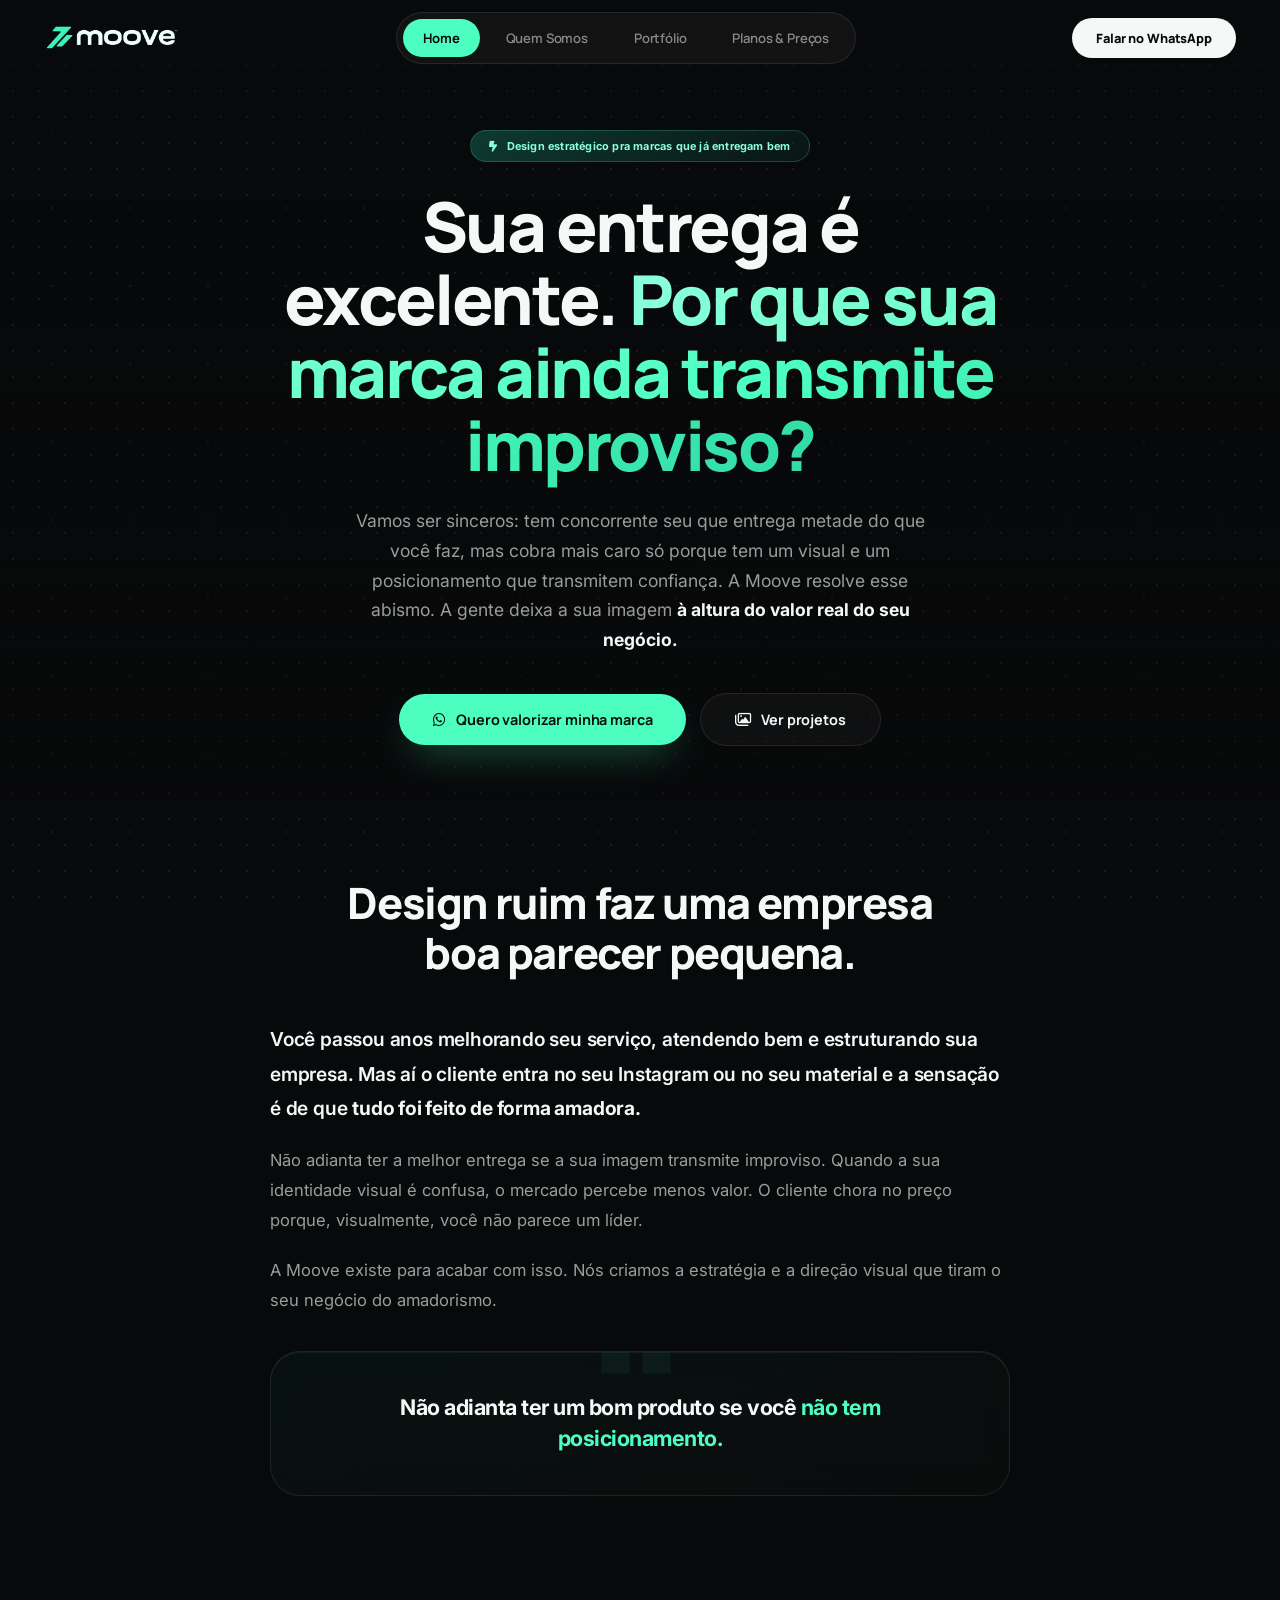
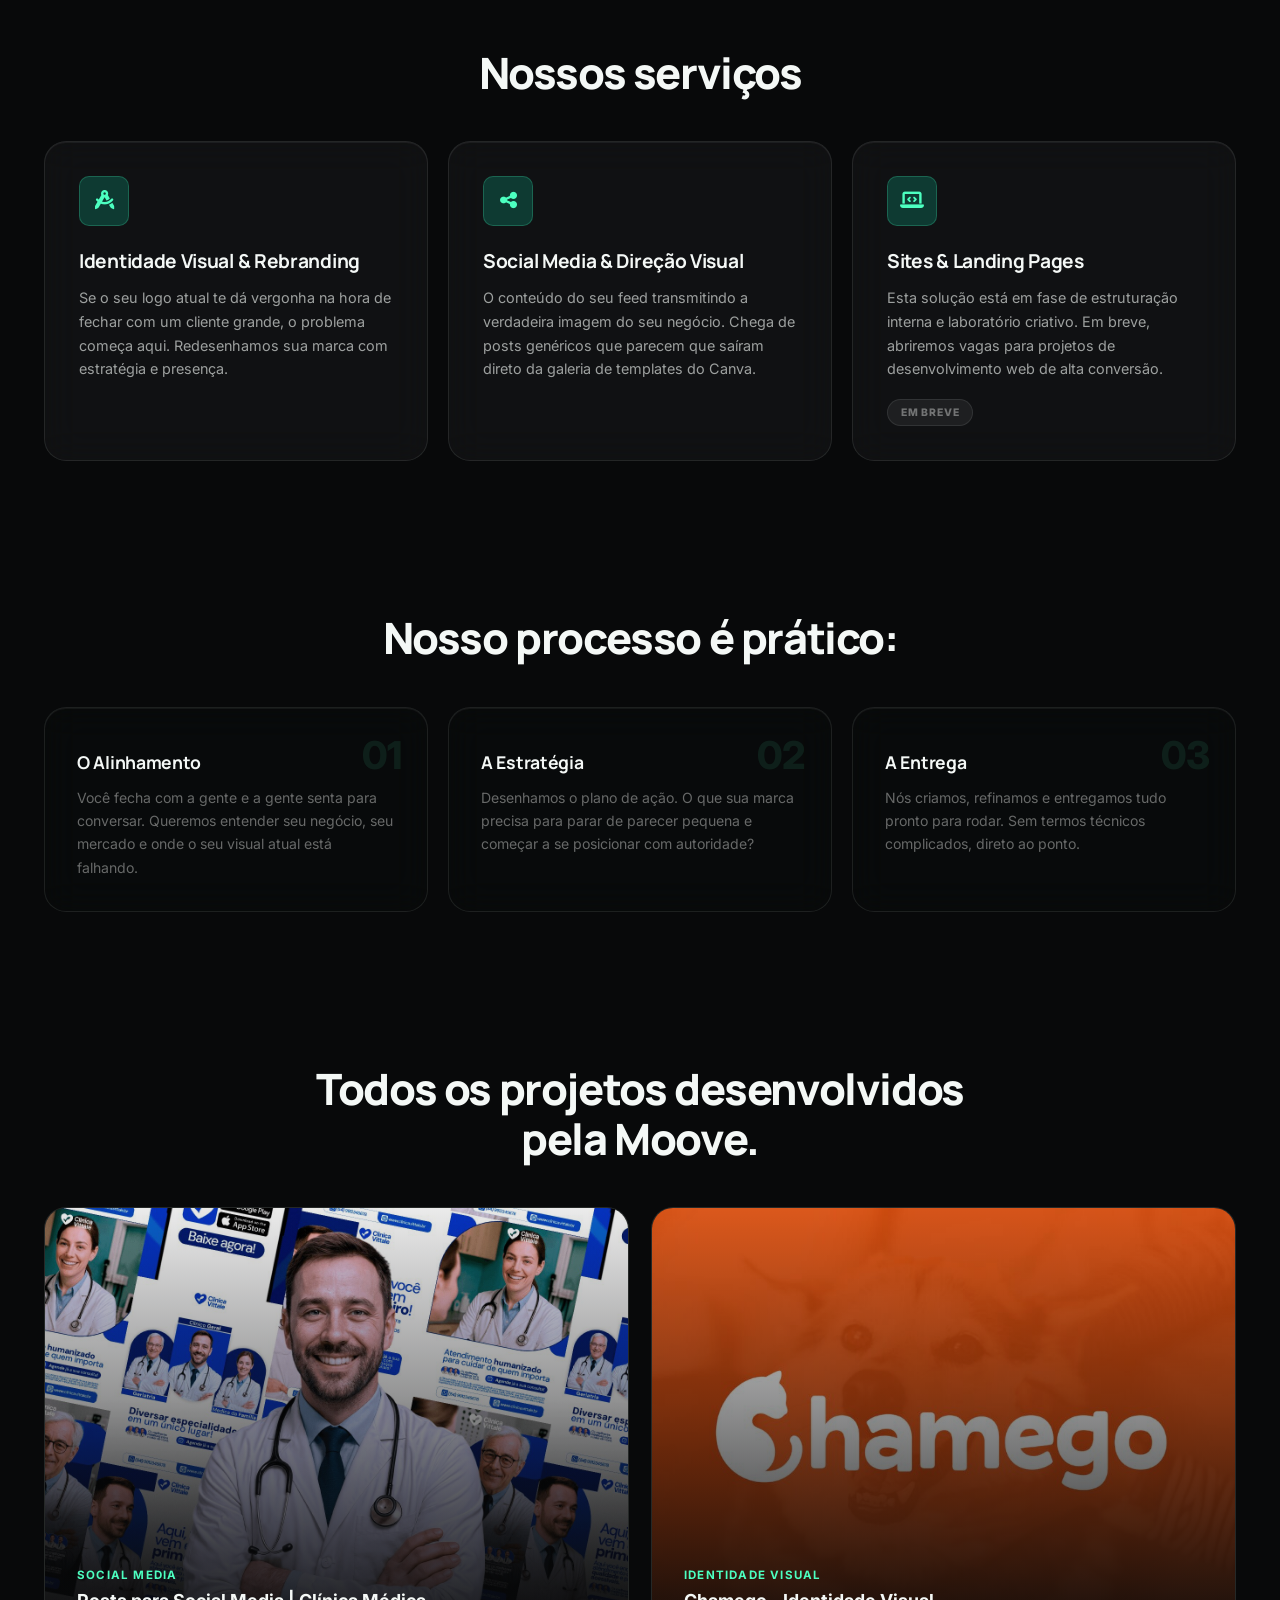
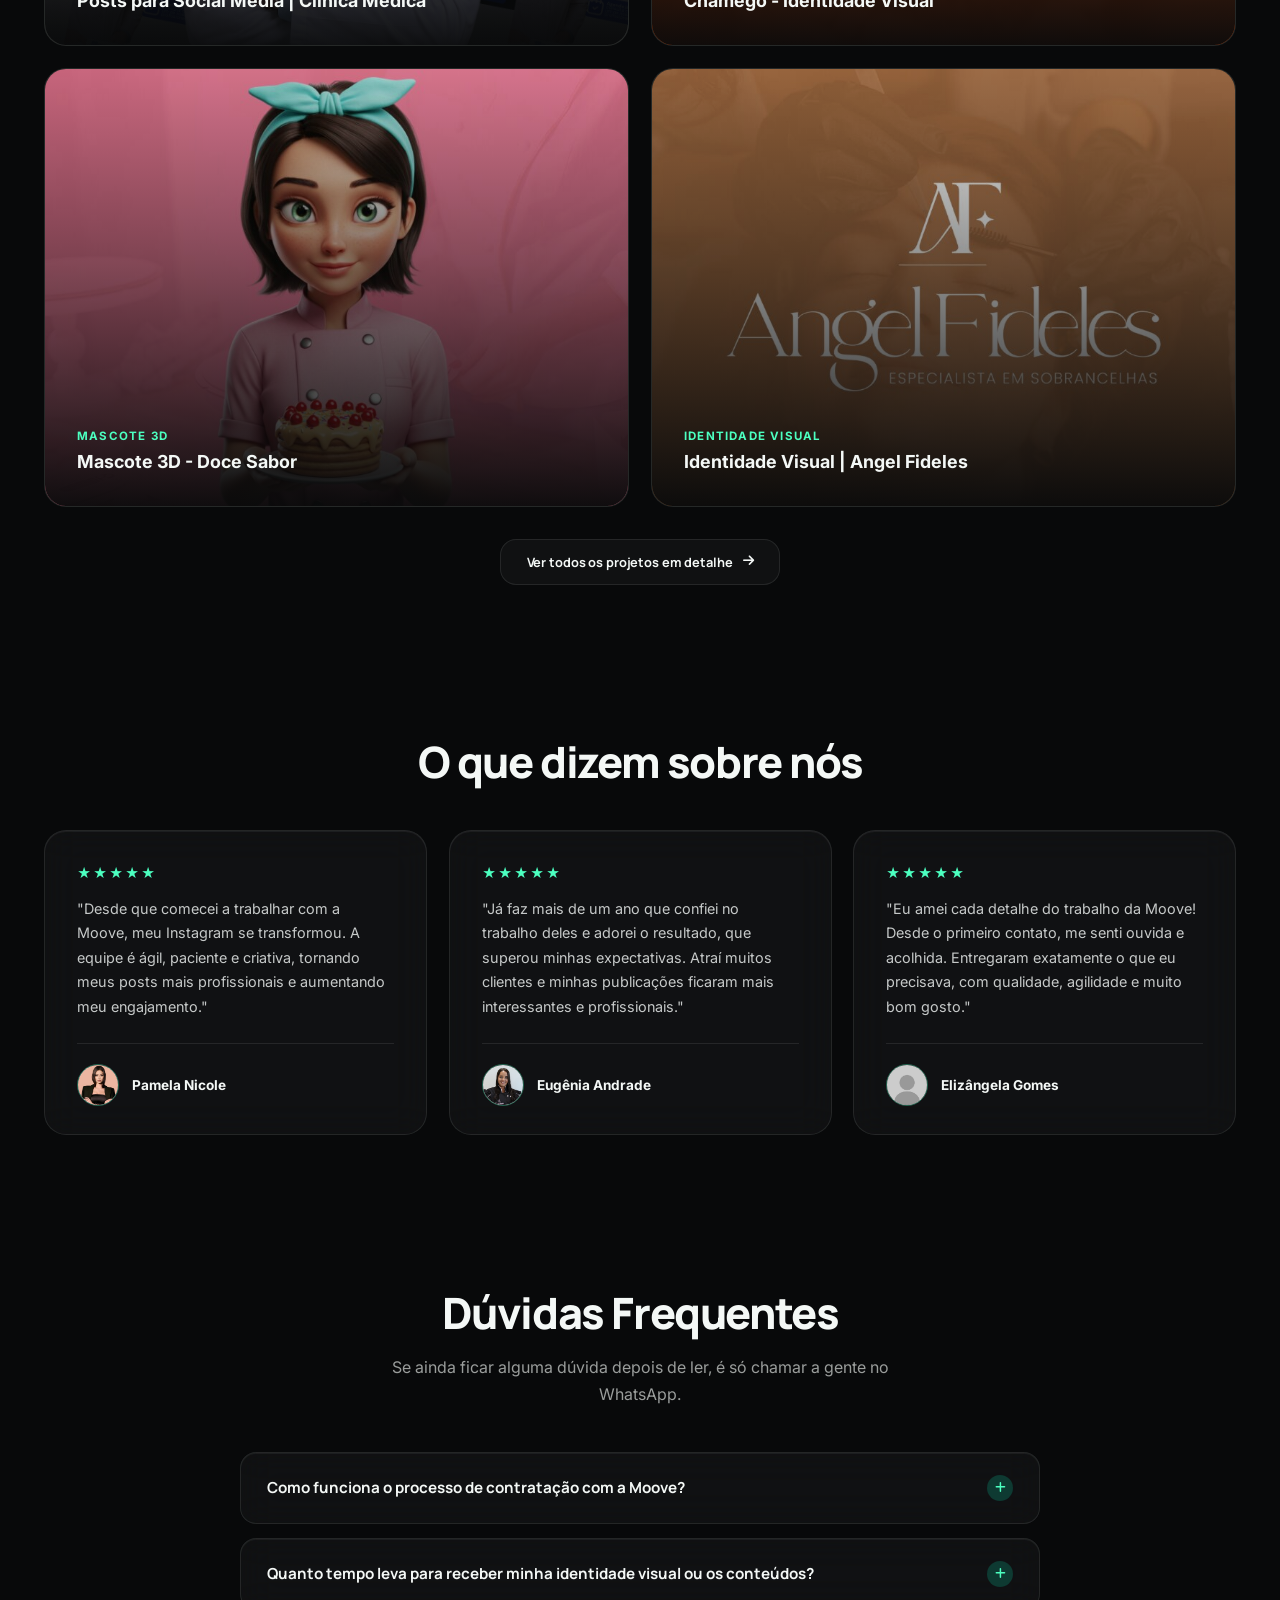
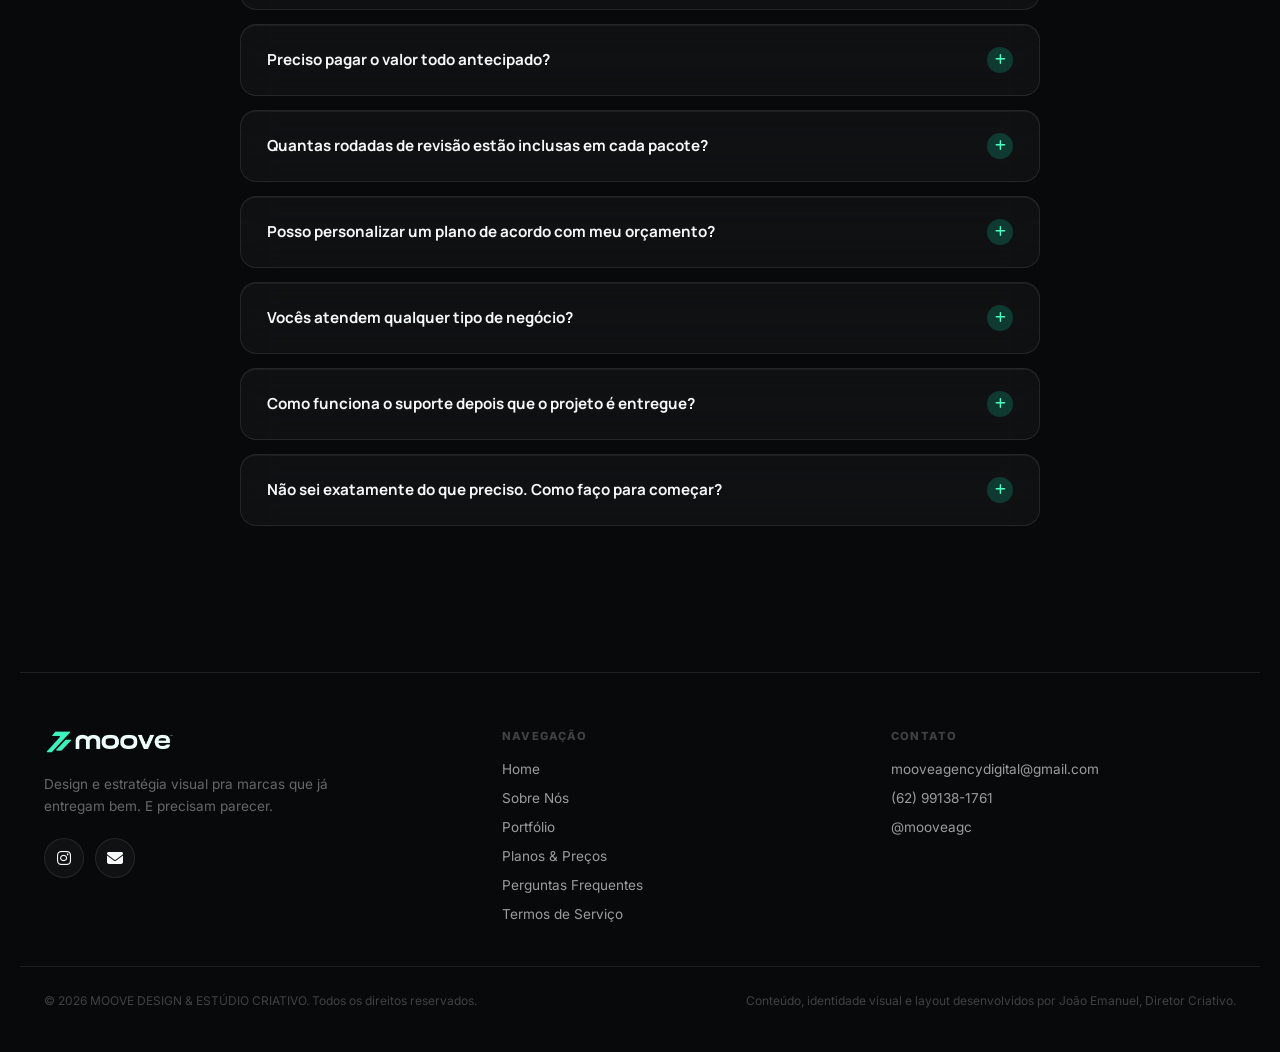
<file: index.html>
<!DOCTYPE html>
<html lang="pt-BR">
<head>
    <meta charset="UTF-8">
    <meta name="viewport" content="width=device-width, initial-scale=1.0, maximum-scale=1.0, user-scalable=no">
    <title>Moove | Design Estratégico & Identidade Visual</title>
    <meta name="description" content="Sua entrega é excelente. Por que sua marca ainda transmite improviso? A Moove cria identidade visual e direção estratégica pra empresas que já são boas. E precisam parecer.">

    <link rel="shortcut icon" type="image/png" href="assets/brand/favicon-dark.png">
    <link rel="apple-touch-icon" href="assets/brand/apple-icon.png">

    <link rel="preconnect" href="https://fonts.googleapis.com">
    <link rel="preconnect" href="https://fonts.gstatic.com" crossorigin>
    <link href="https://fonts.googleapis.com/css2?family=Inter:wght@400;500;600;700;800&family=Manrope:wght@400;500;600;700;800;900&display=swap" rel="stylesheet">
    <link rel="stylesheet" href="https://cdnjs.cloudflare.com/ajax/libs/font-awesome/6.4.0/css/all.min.css">

    <link rel="stylesheet" href="style.css">
</head>
<body>

    <nav class="navbar">
        <div class="nav-container">
            <a href="index.html" class="nav-logo">
                <img src="assets/brand/logo-horizontal-negative-color.png" alt="Moove Agência" class="nav-logo-img">
            </a>

            <ul class="nav-menu" id="js-nav-menu">
                <li class="nav-pill-indicator" aria-hidden="true"></li>
                <li class="nav-item"><a href="index.html" class="active">Home</a></li>
                <li class="nav-item"><a href="sobre.html">Quem Somos</a></li>
                <li class="nav-item"><a href="portfolio.html">Portfólio</a></li>
                <li class="nav-item"><a href="precos.html">Planos & Preços</a></li>
                <li class="nav-item nav-item-mobile-cta"><a href="https://wa.me/5562991381761?text=Ol%C3%A1!%20Vi%20o%20site%20da%20Moove%20e%20quero%20valorizar%20minha%20marca." target="_blank" class="nav-cta"><i class="fa-brands fa-whatsapp"></i> Falar no WhatsApp</a></li>
            </ul>

            <a href="https://wa.me/5562991381761?text=Ol%C3%A1!%20Vi%20o%20site%20da%20Moove%20e%20quero%20valorizar%20minha%20marca." target="_blank" class="nav-cta">Falar no WhatsApp</a>

            <button class="menu-toggle" id="js-menu-toggle" aria-label="Abrir menu">
                <i class="fa-solid fa-bars"></i>
            </button>
        </div>
    </nav>

    <main class="main-content">

        <!-- HERO -->
        <section class="hero" id="home">
            <div class="hero-badge">
                <i class="fa-solid fa-bolt-lightning"></i> Design estratégico pra marcas que já entregam bem
            </div>
            <h1 class="hero-title">Sua entrega é excelente. <span class="accent">Por que sua marca ainda transmite improviso?</span></h1>
            <p class="hero-subtitle">
                Vamos ser sinceros: tem concorrente seu que entrega metade do que você faz, mas cobra mais caro só porque tem um visual e um posicionamento que transmitem confiança. A Moove resolve esse abismo. A gente deixa a sua imagem <strong>à altura do valor real do seu negócio.</strong>
            </p>
            <div class="hero-actions">
                <a href="https://wa.me/5562991381761?text=Ol%C3%A1!%20Quero%20valorizar%20minha%20marca%20com%20a%20Moove." target="_blank" class="btn-primary">
                    <i class="fa-brands fa-whatsapp"></i> Quero valorizar minha marca
                </a>
                <a href="portfolio.html" class="btn-secondary">
                    <i class="fa-regular fa-images"></i> Ver projetos
                </a>
            </div>
        </section>

        <!-- O CALO -->
        <section id="calo">
            <div class="section-header">
                <h2 class="section-title">Design ruim faz uma empresa boa parecer pequena.</h2>
            </div>
            <div class="calo-section">
                <div class="calo-text">
                    <p class="calo-lead">Você passou anos melhorando seu serviço, atendendo bem e estruturando sua empresa. Mas aí o cliente entra no seu Instagram ou no seu material e a sensação é de que <strong>tudo foi feito de forma amadora.</strong></p>
                    <p>Não adianta ter a melhor entrega se a sua imagem transmite improviso. Quando a sua identidade visual é confusa, o mercado percebe menos valor. O cliente chora no preço porque, visualmente, você não parece um líder.</p>
                    <p>A Moove existe para acabar com isso. Nós criamos a estratégia e a direção visual que tiram o seu negócio do amadorismo.</p>
                </div>
                <div class="calo-card">
                    <p>Não adianta ter um bom produto se você <span>não tem posicionamento.</span></p>
                </div>
            </div>
        </section>

        <!-- SERVIÇOS -->
        <section id="servicos">
            <div class="section-header">
                <h2 class="section-title">Nossos serviços</h2>
            </div>
            <div class="services-grid">
                <div class="service-card">
                    <div class="service-icon"><i class="fa-solid fa-compass-drafting"></i></div>
                    <h3 class="service-title">Identidade Visual & Rebranding</h3>
                    <p class="service-text">Se o seu logo atual te dá vergonha na hora de fechar com um cliente grande, o problema começa aqui. Redesenhamos sua marca com estratégia e presença.</p>
                </div>
                <div class="service-card">
                    <div class="service-icon"><i class="fa-solid fa-share-nodes"></i></div>
                    <h3 class="service-title">Social Media & Direção Visual</h3>
                    <p class="service-text">O conteúdo do seu feed transmitindo a verdadeira imagem do seu negócio. Chega de posts genéricos que parecem que saíram direto da galeria de templates do Canva.</p>
                </div>
                <div class="service-card disabled">
                    <div class="service-icon"><i class="fa-solid fa-laptop-code"></i></div>
                    <h3 class="service-title">Sites & Landing Pages</h3>
                    <p class="service-text">Esta solução está em fase de estruturação interna e laboratório criativo. Em breve, abriremos vagas para projetos de desenvolvimento web de alta conversão.</p>
                    <span class="service-tag">Em breve</span>
                </div>
            </div>
        </section>

        <!-- PROCESSO -->
        <section id="processo">
            <div class="section-header">
                <h2 class="section-title">Nosso processo é prático:</h2>
            </div>
            <div class="process-grid">
                <div class="process-card">
                    <div class="process-step">01</div>
                    <h3 class="process-title">O Alinhamento</h3>
                    <p class="process-text">Você fecha com a gente e a gente senta para conversar. Queremos entender seu negócio, seu mercado e onde o seu visual atual está falhando.</p>
                </div>
                <div class="process-card">
                    <div class="process-step">02</div>
                    <h3 class="process-title">A Estratégia</h3>
                    <p class="process-text">Desenhamos o plano de ação. O que sua marca precisa para parar de parecer pequena e começar a se posicionar com autoridade?</p>
                </div>
                <div class="process-card">
                    <div class="process-step">03</div>
                    <h3 class="process-title">A Entrega</h3>
                    <p class="process-text">Nós criamos, refinamos e entregamos tudo pronto para rodar. Sem termos técnicos complicados, direto ao ponto.</p>
                </div>
            </div>
        </section>

        <!-- PORTFÓLIO (chamada rápida) -->
        <section id="portfolio">
            <div class="section-header">
                <h2 class="section-title">Todos os projetos desenvolvidos pela Moove.</h2>
            </div>

            <div class="portfolio-grid">
                <a href="https://www.behance.net/gallery/229654613/Posts-para-Social-Media-Clinica-Mdica" target="_blank" class="portfolio-item">
                    <img src="assets/portfolio/projeto1.jpg" alt="Posts para Social Media | Clínica Médica" class="project-image">
                    <div class="project-overlay">
                        <div class="project-category">Social Media</div>
                        <div class="project-title">Posts para Social Media | Clínica Médica</div>
                    </div>
                </a>
                <a href="https://www.behance.net/gallery/232619649/Chamego-Identidade-Visual" target="_blank" class="portfolio-item">
                    <img src="assets/portfolio/projeto2.jpg" alt="Chamego - Identidade Visual" class="project-image">
                    <div class="project-overlay">
                        <div class="project-category">Identidade Visual</div>
                        <div class="project-title">Chamego - Identidade Visual</div>
                    </div>
                </a>
                <a href="https://www.behance.net/gallery/222565435/Mascote-3D-Doce-Sabor" target="_blank" class="portfolio-item">
                    <img src="assets/portfolio/projeto3.jpg" alt="Mascote 3D - Doce Sabor" class="project-image">
                    <div class="project-overlay">
                        <div class="project-category">Mascote 3D</div>
                        <div class="project-title">Mascote 3D - Doce Sabor</div>
                    </div>
                </a>
                <a href="https://www.behance.net/gallery/230006293/Identidade-Visual-Angel-Fideles" target="_blank" class="portfolio-item">
                    <img src="assets/portfolio/projeto4.jpg" alt="Identidade Visual | Angel Fideles" class="project-image">
                    <div class="project-overlay">
                        <div class="project-category">Identidade Visual</div>
                        <div class="project-title">Identidade Visual | Angel Fideles</div>
                    </div>
                </a>
            </div>

            <div class="view-more-row" style="text-align:center; margin-top:32px;">
                <a href="portfolio.html" class="btn-outline-sm">Ver todos os projetos em detalhe <i class="fa-solid fa-arrow-right"></i></a>
            </div>
        </section>

        <!-- TESTEMUNHOS -->
        <section id="feedbacks">
            <div class="section-header">
                <h2 class="section-title">O que dizem sobre nós</h2>
            </div>

            <div class="testimonials-grid">
                <div class="testimonial-card">
                    <div>
                        <div class="stars-container">★★★★★</div>
                        <p class="testimonial-text">"Desde que comecei a trabalhar com a Moove, meu Instagram se transformou. A equipe é ágil, paciente e criativa, tornando meus posts mais profissionais e aumentando meu engajamento."</p>
                    </div>
                    <div class="client-profile">
                        <img src="assets/clients/cliente1.png" alt="Pamela Nicole" class="client-avatar">
                        <div class="client-name">Pamela Nicole</div>
                    </div>
                </div>
                <div class="testimonial-card">
                    <div>
                        <div class="stars-container">★★★★★</div>
                        <p class="testimonial-text">"Já faz mais de um ano que confiei no trabalho deles e adorei o resultado, que superou minhas expectativas. Atraí muitos clientes e minhas publicações ficaram mais interessantes e profissionais."</p>
                    </div>
                    <div class="client-profile">
                        <img src="assets/clients/cliente2.png" alt="Eugênia Andrade" class="client-avatar">
                        <div class="client-name">Eugênia Andrade</div>
                    </div>
                </div>
                <div class="testimonial-card">
                    <div>
                        <div class="stars-container">★★★★★</div>
                        <p class="testimonial-text">"Eu amei cada detalhe do trabalho da Moove! Desde o primeiro contato, me senti ouvida e acolhida. Entregaram exatamente o que eu precisava, com qualidade, agilidade e muito bom gosto."</p>
                    </div>
                    <div class="client-profile">
                        <img src="assets/clients/cliente3.png" alt="Elizângela Gomes" class="client-avatar">
                        <div class="client-name">Elizângela Gomes</div>
                    </div>
                </div>
            </div>
        </section>

        <!-- FAQ -->
        <section id="faq">
            <div class="section-header">
                <h2 class="section-title">Dúvidas Frequentes</h2>
                <p class="section-subtitle">Se ainda ficar alguma dúvida depois de ler, é só chamar a gente no WhatsApp.</p>
            </div>

            <div class="faq-container">
                <div class="faq-item">
                    <button class="faq-question" aria-expanded="false">
                        <span>Como funciona o processo de contratação com a Moove?</span>
                        <span class="faq-icon" aria-hidden="true"><i class="fa-solid fa-plus"></i></span>
                    </button>
                    <div class="faq-answer">
                        <div class="faq-answer-inner">
                            <p>É simples: você escolhe um pacote ou conta o que precisa, e a gente encontra a melhor solução. Depois, você preenche um briefing rápido e seguimos nosso processo: alinhamento, estratégia e entrega.</p>
                        </div>
                    </div>
                </div>

                <div class="faq-item">
                    <button class="faq-question" aria-expanded="false">
                        <span>Quanto tempo leva para receber minha identidade visual ou os conteúdos?</span>
                        <span class="faq-icon" aria-hidden="true"><i class="fa-solid fa-plus"></i></span>
                    </button>
                    <div class="faq-answer">
                        <div class="faq-answer-inner">
                            <p>Varia de acordo com o pacote e a complexidade do projeto, mas os prazos estimados ficam entre 1 a 2 dias úteis para artes de social media, e um pouco mais para pacotes completos de identidade visual. O prazo começa a contar assim que o briefing e o sinal de entrada são confirmados.</p>
                        </div>
                    </div>
                </div>

                <div class="faq-item">
                    <button class="faq-question" aria-expanded="false">
                        <span>Preciso pagar o valor todo antecipado?</span>
                        <span class="faq-icon" aria-hidden="true"><i class="fa-solid fa-plus"></i></span>
                    </button>
                    <div class="faq-answer">
                        <div class="faq-answer-inner">
                            <p>Não. Trabalhamos com 50% de sinal para reservar sua vaga na agenda e dar início à produção, e os outros 50% são pagos na entrega da versão finalizada do projeto, antes da liberação dos arquivos em alta resolução.</p>
                        </div>
                    </div>
                </div>

                <div class="faq-item">
                    <button class="faq-question" aria-expanded="false">
                        <span>Quantas rodadas de revisão estão inclusas em cada pacote?</span>
                        <span class="faq-icon" aria-hidden="true"><i class="fa-solid fa-plus"></i></span>
                    </button>
                    <div class="faq-answer">
                        <div class="faq-answer-inner">
                            <p>Cada pacote tem um número de rodadas de revisão já definido, geralmente entre 1 e 3, dependendo do plano escolhido. Ajustes que fujam muito do conceito aprovado no briefing ou que ultrapassem o limite do plano são tratados como escopo adicional, com orçamento à parte.</p>
                        </div>
                    </div>
                </div>

                <div class="faq-item">
                    <button class="faq-question" aria-expanded="false">
                        <span>Posso personalizar um plano de acordo com meu orçamento?</span>
                        <span class="faq-icon" aria-hidden="true"><i class="fa-solid fa-plus"></i></span>
                    </button>
                    <div class="faq-answer">
                        <div class="faq-answer-inner">
                            <p>Sim! Os pacotes na página de Planos & Preços são um ponto de partida, mas dá pra ajustar escopo, adicionar itens avulsos ou montar uma proposta sob medida. É só chamar no WhatsApp e contar o que você precisa.</p>
                        </div>
                    </div>
                </div>

                <div class="faq-item">
                    <button class="faq-question" aria-expanded="false">
                        <span>Vocês atendem qualquer tipo de negócio?</span>
                        <span class="faq-icon" aria-hidden="true"><i class="fa-solid fa-plus"></i></span>
                    </button>
                    <div class="faq-answer">
                        <div class="faq-answer-inner">
                            <p>Atendemos negócios de diversos segmentos que já entregam um bom serviço, mas sentem que a imagem visual não representa o valor real do que fazem, de clínicas e marcas locais a negócios digitais. Dá uma olhada no nosso portfólio pra ver alguns exemplos de projetos entregues.</p>
                        </div>
                    </div>
                </div>

                <div class="faq-item">
                    <button class="faq-question" aria-expanded="false">
                        <span>Como funciona o suporte depois que o projeto é entregue?</span>
                        <span class="faq-icon" aria-hidden="true"><i class="fa-solid fa-plus"></i></span>
                    </button>
                    <div class="faq-answer">
                        <div class="faq-answer-inner">
                            <p>Os pacotes mais completos já incluem um período de suporte pós-entrega, pra tirar dúvidas de aplicação da marca ou pequenos ajustes pontuais. Fora esse período, seguimos disponíveis pra novas demandas e atualizações sempre que sua marca precisar evoluir.</p>
                        </div>
                    </div>
                </div>

                <div class="faq-item">
                    <button class="faq-question" aria-expanded="false">
                        <span>Não sei exatamente do que preciso. Como faço para começar?</span>
                        <span class="faq-icon" aria-hidden="true"><i class="fa-solid fa-plus"></i></span>
                    </button>
                    <div class="faq-answer">
                        <div class="faq-answer-inner">
                            <p>Sem problema. É a dúvida mais comum. Chama a gente no WhatsApp e conta como está o momento da sua marca hoje. A gente te ajuda a identificar o que faz mais sentido antes de qualquer compromisso.</p>
                        </div>
                    </div>
                </div>
            </div>
        </section>

    </main>

    <footer class="footer">
        <div>
            <img src="assets/brand/logo-horizontal-negative-color.png" alt="Moove" class="footer-brand-logo">
            <p class="footer-tagline">Design e estratégia visual pra marcas que já entregam bem. E precisam parecer.</p>
            <div class="social-icons">
                <a href="https://www.instagram.com/mooveagc" target="_blank" class="social-icon-btn" title="Instagram"><i class="fa-brands fa-instagram"></i></a>
                <a href="mailto:mooveagencydigital@gmail.com" class="social-icon-btn" title="E-mail"><i class="fa-solid fa-envelope"></i></a>
            </div>
        </div>
        <div>
            <div class="footer-col-title">Navegação</div>
            <div class="footer-links">
                <a href="index.html">Home</a>
                <a href="sobre.html">Sobre Nós</a>
                <a href="portfolio.html">Portfólio</a>
                <a href="precos.html">Planos & Preços</a>
                <a href="index.html#faq">Perguntas Frequentes</a>
                <a href="termos.html">Termos de Serviço</a>
            </div>
        </div>
        <div>
            <div class="footer-col-title">Contato</div>
            <div class="footer-links">
                <a href="mailto:mooveagencydigital@gmail.com">mooveagencydigital@gmail.com</a>
                <a href="https://wa.me/5562991381761" target="_blank">(62) 99138-1761</a>
                <a href="https://www.instagram.com/mooveagc" target="_blank">@mooveagc</a>
            </div>
        </div>
    </footer>
    <div class="footer-bottom">
        <div>© 2026 MOOVE DESIGN & ESTÚDIO CRIATIVO. Todos os direitos reservados.</div>
        <div>Conteúdo, identidade visual e layout desenvolvidos por João Emanuel, Diretor Criativo.</div>
    </div>

    <script src="script.js"></script>
</body>
</html>
</file>
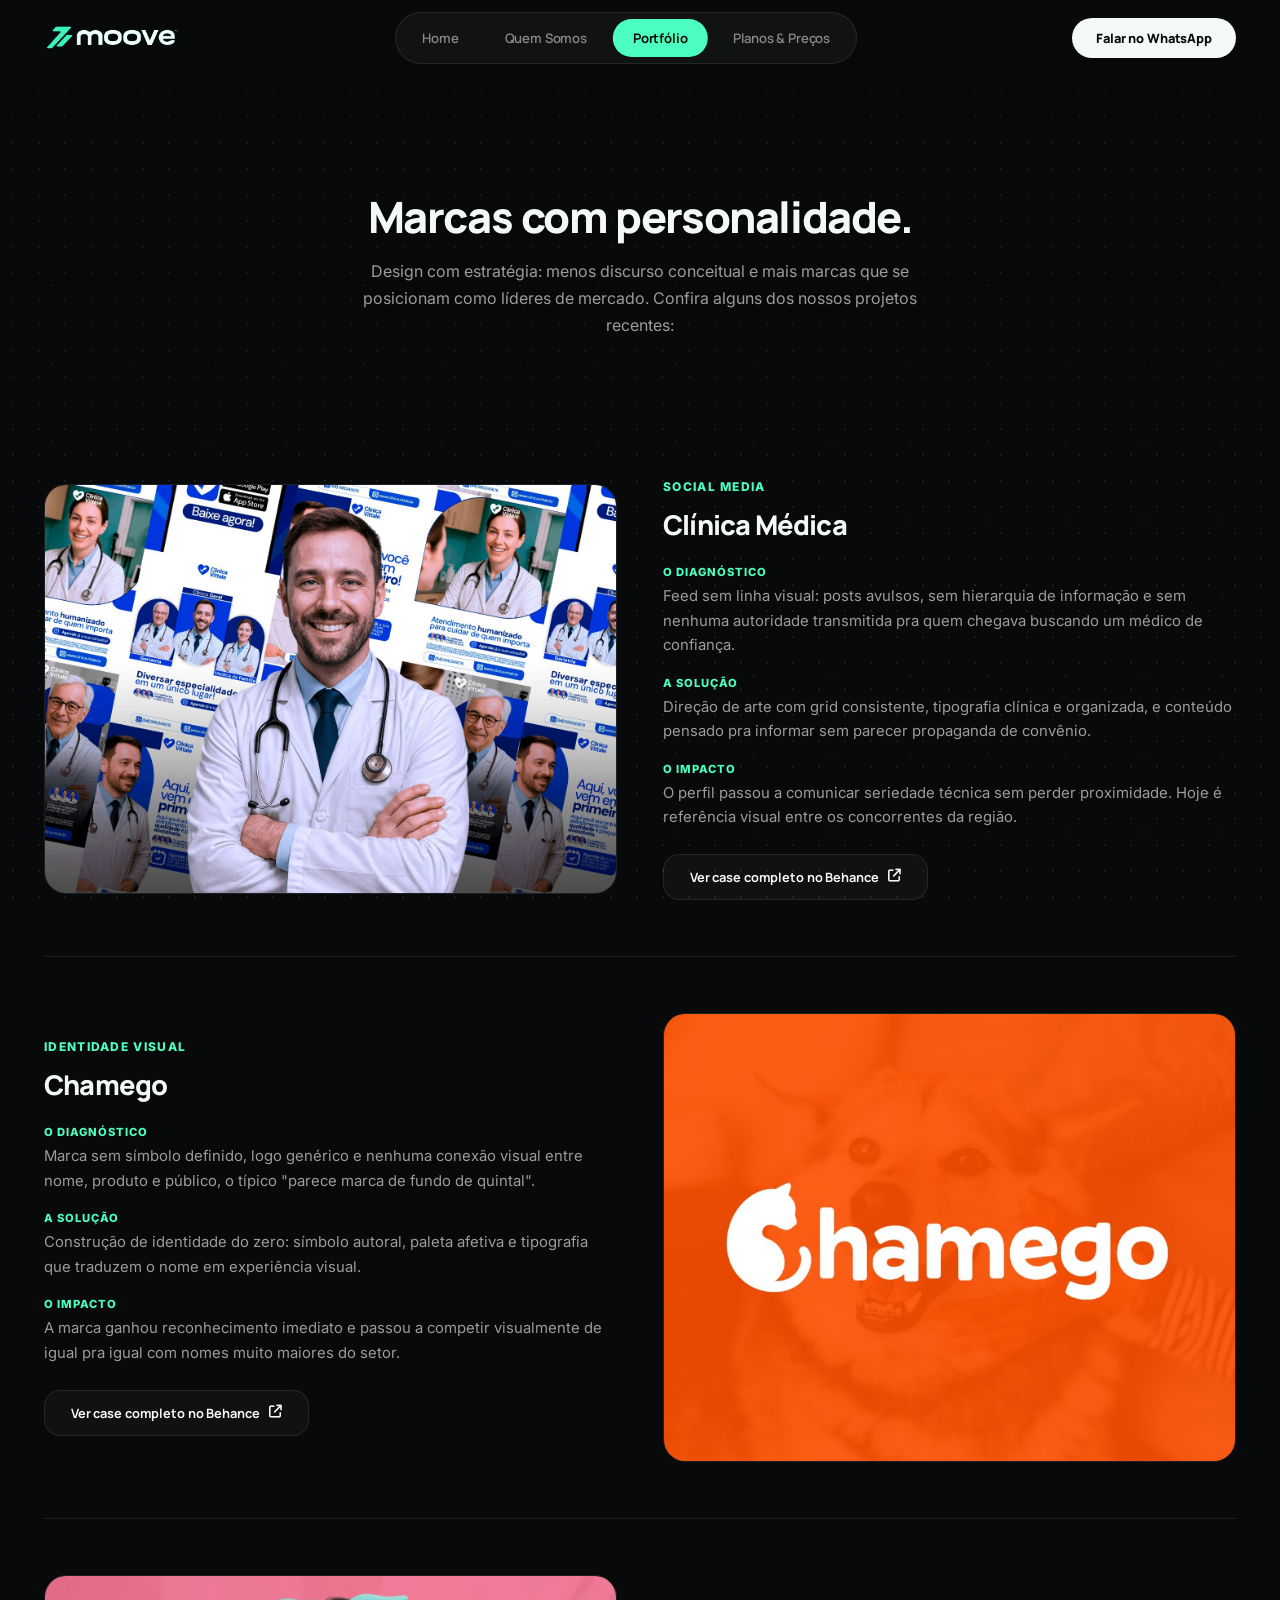
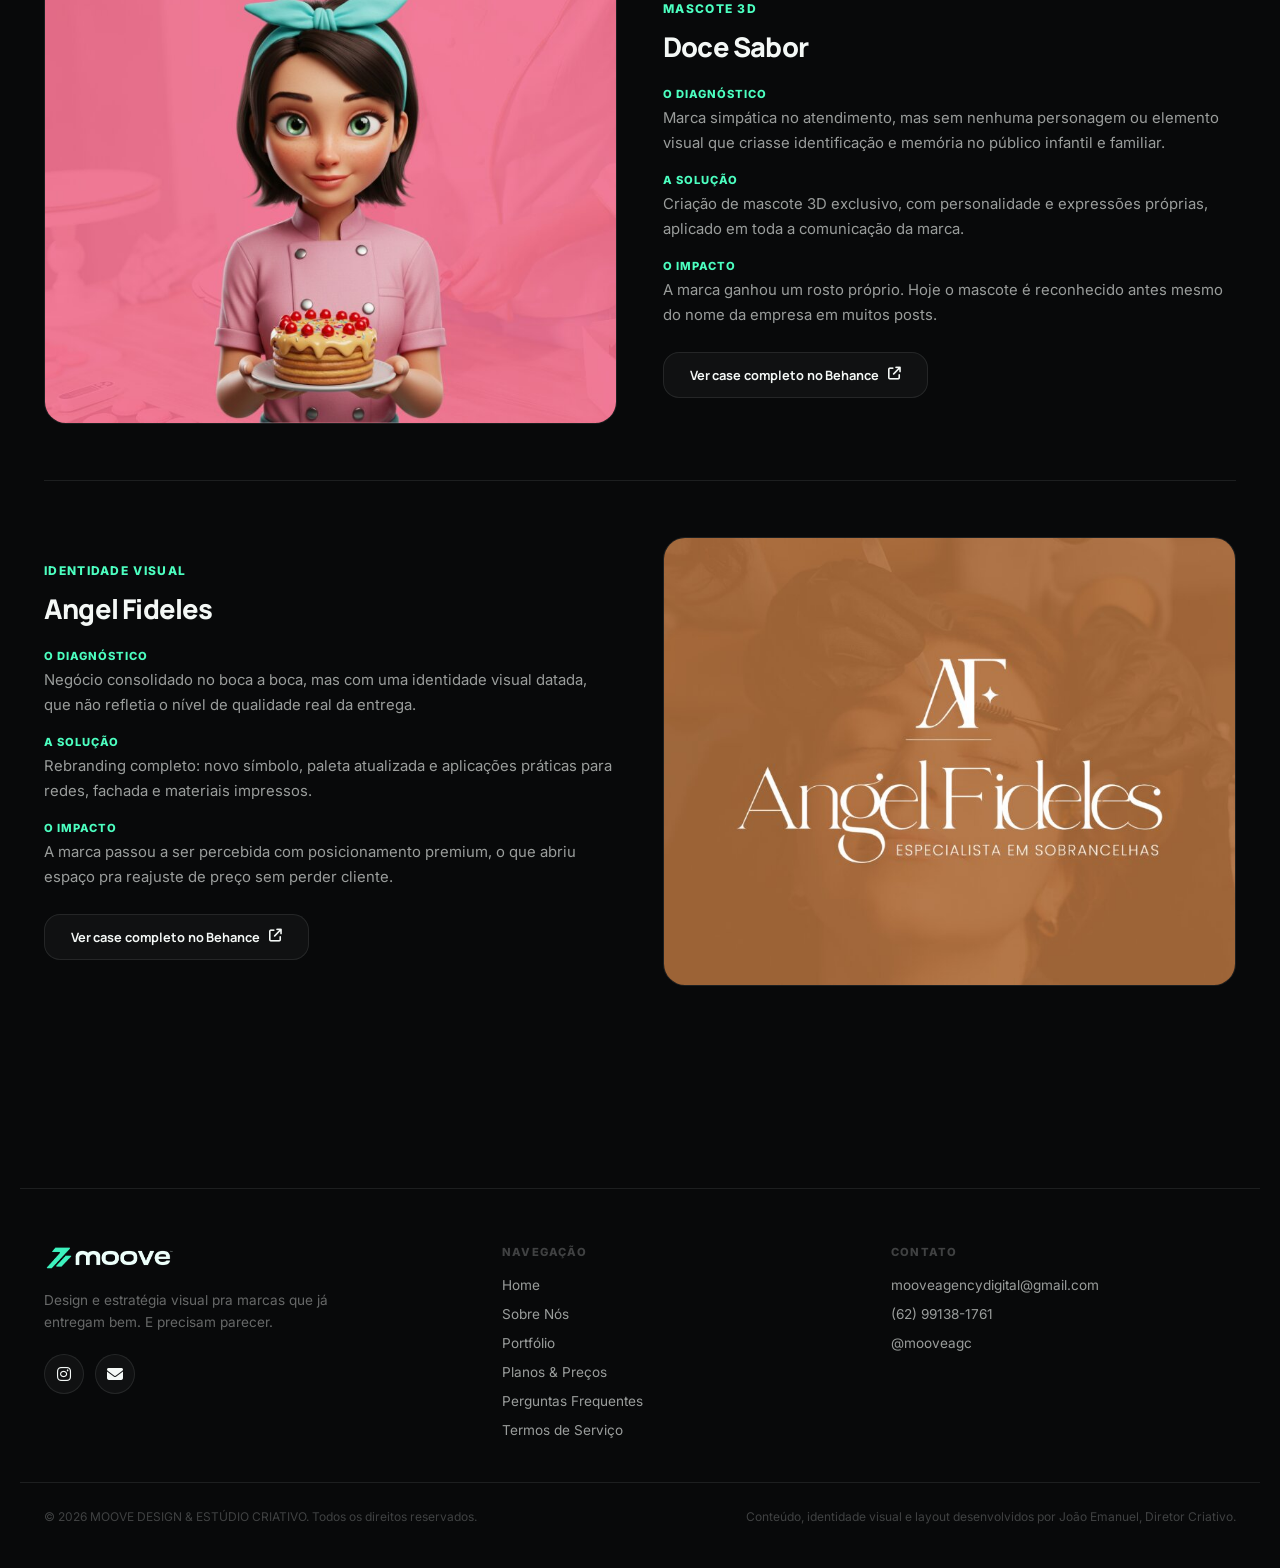
<file: portfolio.html>
<!DOCTYPE html>
<html lang="pt-BR">
<head>
    <meta charset="UTF-8">
    <meta name="viewport" content="width=device-width, initial-scale=1.0, maximum-scale=1.0, user-scalable=no">
    <title>Portfólio | Moove</title>
    <meta name="description" content="Marcas com personalidade. Projetos de identidade visual, social media e branding desenvolvidos com estratégia para marcas que querem se posicionar como líderes de mercado.">

    <link rel="shortcut icon" type="image/png" href="assets/brand/favicon-dark.png">
    <link rel="apple-touch-icon" href="assets/brand/apple-icon.png">

    <link rel="preconnect" href="https://fonts.googleapis.com">
    <link rel="preconnect" href="https://fonts.gstatic.com" crossorigin>
    <link href="https://fonts.googleapis.com/css2?family=Inter:wght@400;500;600;700;800&family=Manrope:wght@400;500;600;700;800;900&display=swap" rel="stylesheet">
    <link rel="stylesheet" href="https://cdnjs.cloudflare.com/ajax/libs/font-awesome/6.4.0/css/all.min.css">

    <link rel="stylesheet" href="style.css">
</head>
<body>

    <nav class="navbar">
        <div class="nav-container">
            <a href="index.html" class="nav-logo">
                <img src="assets/brand/logo-horizontal-negative-color.png" alt="Moove Agência" class="nav-logo-img">
            </a>
            <ul class="nav-menu" id="js-nav-menu">
                <li class="nav-pill-indicator" aria-hidden="true"></li>
                <li class="nav-item"><a href="index.html">Home</a></li>
                <li class="nav-item"><a href="sobre.html">Quem Somos</a></li>
                <li class="nav-item"><a href="portfolio.html" class="active">Portfólio</a></li>
                <li class="nav-item"><a href="precos.html">Planos & Preços</a></li>
                <li class="nav-item nav-item-mobile-cta"><a href="https://wa.me/5562991381761?text=Ol%C3%A1!%20Vi%20o%20site%20da%20Moove%20e%20quero%20valorizar%20minha%20marca." target="_blank" class="nav-cta"><i class="fa-brands fa-whatsapp"></i> Falar no WhatsApp</a></li>
            </ul>
            <a href="https://wa.me/5562991381761?text=Ol%C3%A1!%20Vi%20o%20site%20da%20Moove%20e%20quero%20valorizar%20minha%20marca." target="_blank" class="nav-cta">Falar no WhatsApp</a>
            <button class="menu-toggle" id="js-menu-toggle" aria-label="Abrir menu">
                <i class="fa-solid fa-bars"></i>
            </button>
        </div>
    </nav>

    <main class="main-content">

        <section class="page-hero">
            <div class="page-header">
                <h1 class="section-title">Marcas com personalidade.</h1>
                <p class="section-subtitle">Design com estratégia: menos discurso conceitual e mais marcas que se posicionam como líderes de mercado. Confira alguns dos nossos projetos recentes:</p>
            </div>
        </section>

        <section style="padding-top: 0;">

            <div class="case-block">
                <div class="case-image">
                    <img src="assets/portfolio/projeto1.jpg" alt="Posts para Social Media | Clínica Médica">
                </div>
                <div class="case-content">
                    <div class="case-category">Social Media</div>
                    <h3 class="case-title">Clínica Médica</h3>
                    <div class="case-steps">
                        <div>
                            <div class="case-step-label">O Diagnóstico</div>
                            <div class="case-step-text">Feed sem linha visual: posts avulsos, sem hierarquia de informação e sem nenhuma autoridade transmitida pra quem chegava buscando um médico de confiança.</div>
                        </div>
                        <div>
                            <div class="case-step-label">A Solução</div>
                            <div class="case-step-text">Direção de arte com grid consistente, tipografia clínica e organizada, e conteúdo pensado pra informar sem parecer propaganda de convênio.</div>
                        </div>
                        <div>
                            <div class="case-step-label">O Impacto</div>
                            <div class="case-step-text">O perfil passou a comunicar seriedade técnica sem perder proximidade. Hoje é referência visual entre os concorrentes da região.</div>
                        </div>
                    </div>
                    <a href="https://www.behance.net/gallery/229654613/Posts-para-Social-Media-Clinica-Mdica" target="_blank" class="btn-outline-sm">Ver case completo no Behance <i class="fa-solid fa-arrow-up-right-from-square"></i></a>
                </div>
            </div>

            <div class="case-block">
                <div class="case-image">
                    <img src="assets/portfolio/projeto2.jpg" alt="Chamego - Identidade Visual">
                </div>
                <div class="case-content">
                    <div class="case-category">Identidade Visual</div>
                    <h3 class="case-title">Chamego</h3>
                    <div class="case-steps">
                        <div>
                            <div class="case-step-label">O Diagnóstico</div>
                            <div class="case-step-text">Marca sem símbolo definido, logo genérico e nenhuma conexão visual entre nome, produto e público, o típico "parece marca de fundo de quintal".</div>
                        </div>
                        <div>
                            <div class="case-step-label">A Solução</div>
                            <div class="case-step-text">Construção de identidade do zero: símbolo autoral, paleta afetiva e tipografia que traduzem o nome em experiência visual.</div>
                        </div>
                        <div>
                            <div class="case-step-label">O Impacto</div>
                            <div class="case-step-text">A marca ganhou reconhecimento imediato e passou a competir visualmente de igual pra igual com nomes muito maiores do setor.</div>
                        </div>
                    </div>
                    <a href="https://www.behance.net/gallery/232619649/Chamego-Identidade-Visual" target="_blank" class="btn-outline-sm">Ver case completo no Behance <i class="fa-solid fa-arrow-up-right-from-square"></i></a>
                </div>
            </div>

            <div class="case-block">
                <div class="case-image">
                    <img src="assets/portfolio/projeto3.jpg" alt="Mascote 3D - Doce Sabor">
                </div>
                <div class="case-content">
                    <div class="case-category">Mascote 3D</div>
                    <h3 class="case-title">Doce Sabor</h3>
                    <div class="case-steps">
                        <div>
                            <div class="case-step-label">O Diagnóstico</div>
                            <div class="case-step-text">Marca simpática no atendimento, mas sem nenhuma personagem ou elemento visual que criasse identificação e memória no público infantil e familiar.</div>
                        </div>
                        <div>
                            <div class="case-step-label">A Solução</div>
                            <div class="case-step-text">Criação de mascote 3D exclusivo, com personalidade e expressões próprias, aplicado em toda a comunicação da marca.</div>
                        </div>
                        <div>
                            <div class="case-step-label">O Impacto</div>
                            <div class="case-step-text">A marca ganhou um rosto próprio. Hoje o mascote é reconhecido antes mesmo do nome da empresa em muitos posts.</div>
                        </div>
                    </div>
                    <a href="https://www.behance.net/gallery/222565435/Mascote-3D-Doce-Sabor" target="_blank" class="btn-outline-sm">Ver case completo no Behance <i class="fa-solid fa-arrow-up-right-from-square"></i></a>
                </div>
            </div>

            <div class="case-block">
                <div class="case-image">
                    <img src="assets/portfolio/projeto4.jpg" alt="Identidade Visual | Angel Fideles">
                </div>
                <div class="case-content">
                    <div class="case-category">Identidade Visual</div>
                    <h3 class="case-title">Angel Fideles</h3>
                    <div class="case-steps">
                        <div>
                            <div class="case-step-label">O Diagnóstico</div>
                            <div class="case-step-text">Negócio consolidado no boca a boca, mas com uma identidade visual datada, que não refletia o nível de qualidade real da entrega.</div>
                        </div>
                        <div>
                            <div class="case-step-label">A Solução</div>
                            <div class="case-step-text">Rebranding completo: novo símbolo, paleta atualizada e aplicações práticas para redes, fachada e materiais impressos.</div>
                        </div>
                        <div>
                            <div class="case-step-label">O Impacto</div>
                            <div class="case-step-text">A marca passou a ser percebida com posicionamento premium, o que abriu espaço pra reajuste de preço sem perder cliente.</div>
                        </div>
                    </div>
                    <a href="https://www.behance.net/gallery/230006293/Identidade-Visual-Angel-Fideles" target="_blank" class="btn-outline-sm">Ver case completo no Behance <i class="fa-solid fa-arrow-up-right-from-square"></i></a>
                </div>
            </div>

        </section>

    </main>

    <footer class="footer">
        <div>
            <img src="assets/brand/logo-horizontal-negative-color.png" alt="Moove" class="footer-brand-logo">
            <p class="footer-tagline">Design e estratégia visual pra marcas que já entregam bem. E precisam parecer.</p>
            <div class="social-icons">
                <a href="https://www.instagram.com/mooveagc" target="_blank" class="social-icon-btn" title="Instagram"><i class="fa-brands fa-instagram"></i></a>
                <a href="mailto:mooveagencydigital@gmail.com" class="social-icon-btn" title="E-mail"><i class="fa-solid fa-envelope"></i></a>
            </div>
        </div>
        <div>
            <div class="footer-col-title">Navegação</div>
            <div class="footer-links">
                <a href="index.html">Home</a>
                <a href="sobre.html">Sobre Nós</a>
                <a href="portfolio.html">Portfólio</a>
                <a href="precos.html">Planos & Preços</a>
                <a href="index.html#faq">Perguntas Frequentes</a>
                <a href="termos.html">Termos de Serviço</a>
            </div>
        </div>
        <div>
            <div class="footer-col-title">Contato</div>
            <div class="footer-links">
                <a href="mailto:mooveagencydigital@gmail.com">mooveagencydigital@gmail.com</a>
                <a href="https://wa.me/5562991381761" target="_blank">(62) 99138-1761</a>
                <a href="https://www.instagram.com/mooveagc" target="_blank">@mooveagc</a>
            </div>
        </div>
    </footer>
    <div class="footer-bottom">
        <div>© 2026 MOOVE DESIGN & ESTÚDIO CRIATIVO. Todos os direitos reservados.</div>
        <div>Conteúdo, identidade visual e layout desenvolvidos por João Emanuel, Diretor Criativo.</div>
    </div>

    <script src="script.js"></script>
</body>
</html>
</file>
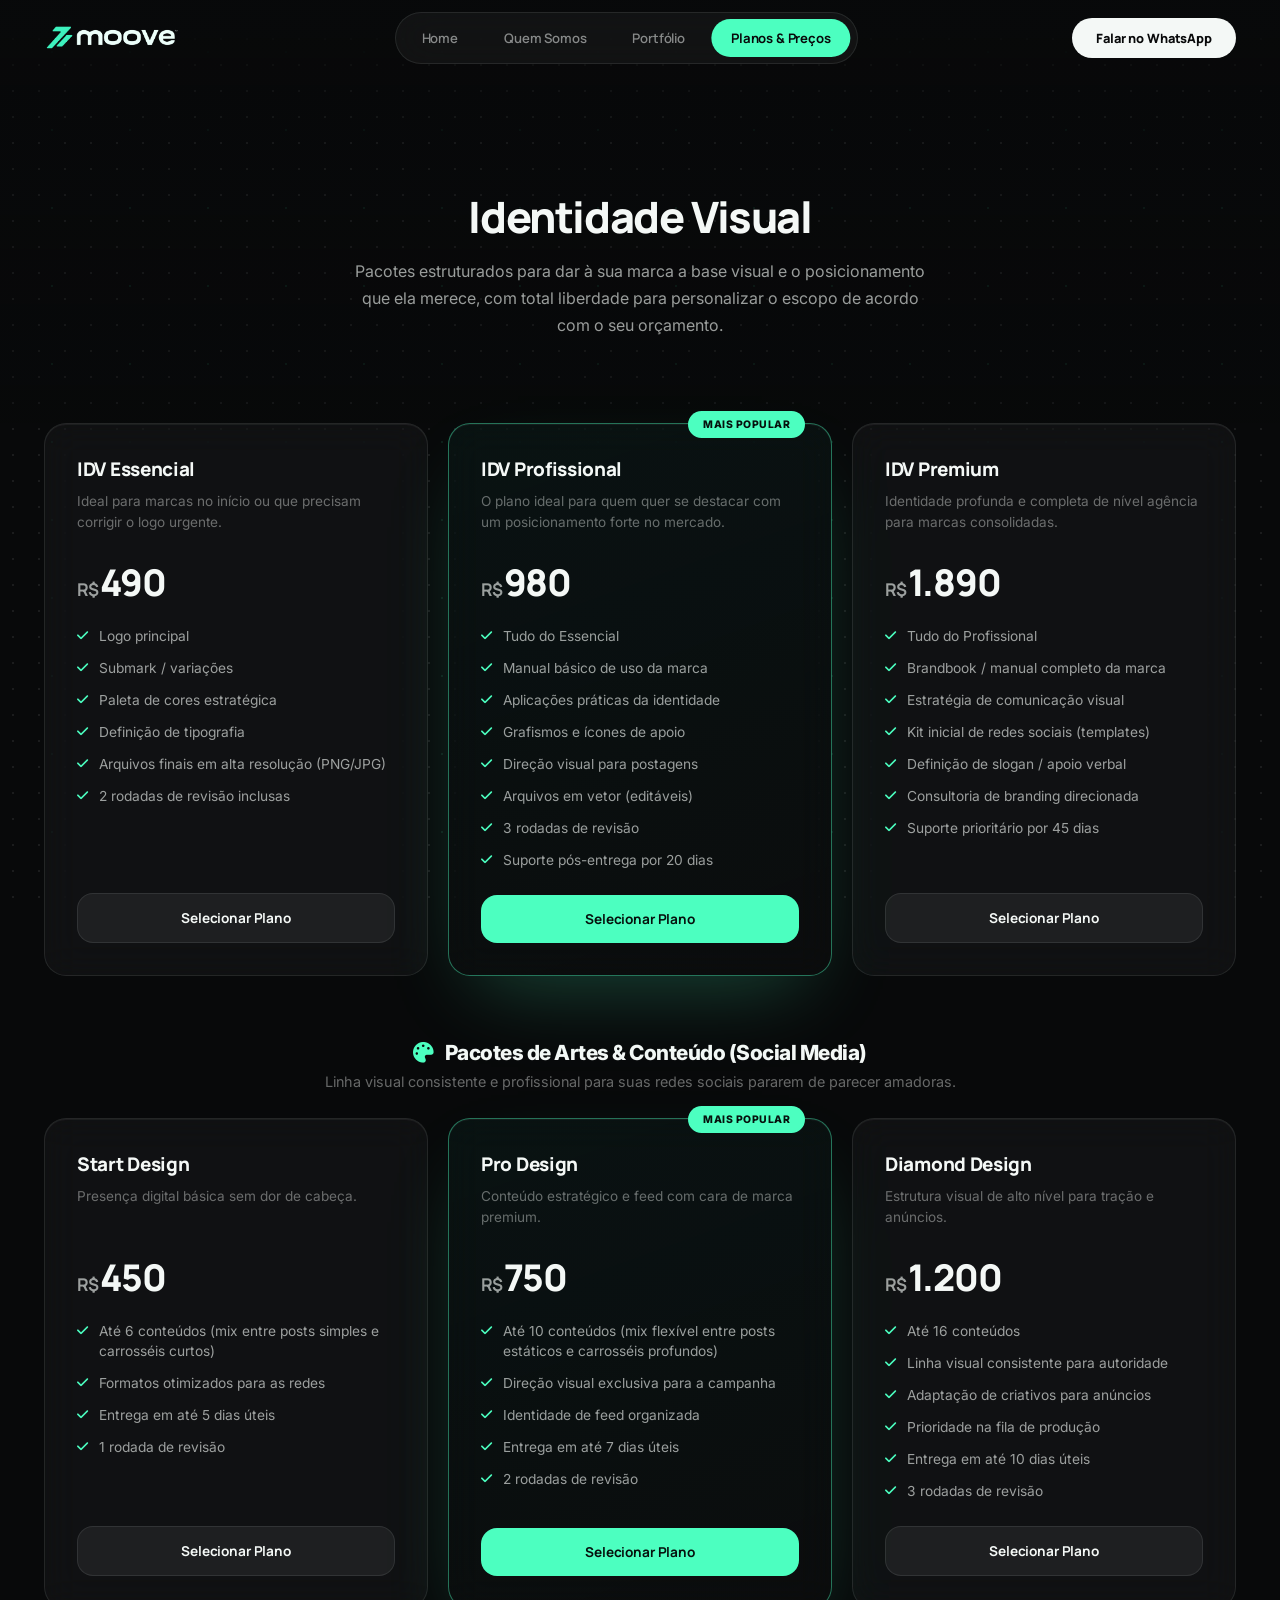
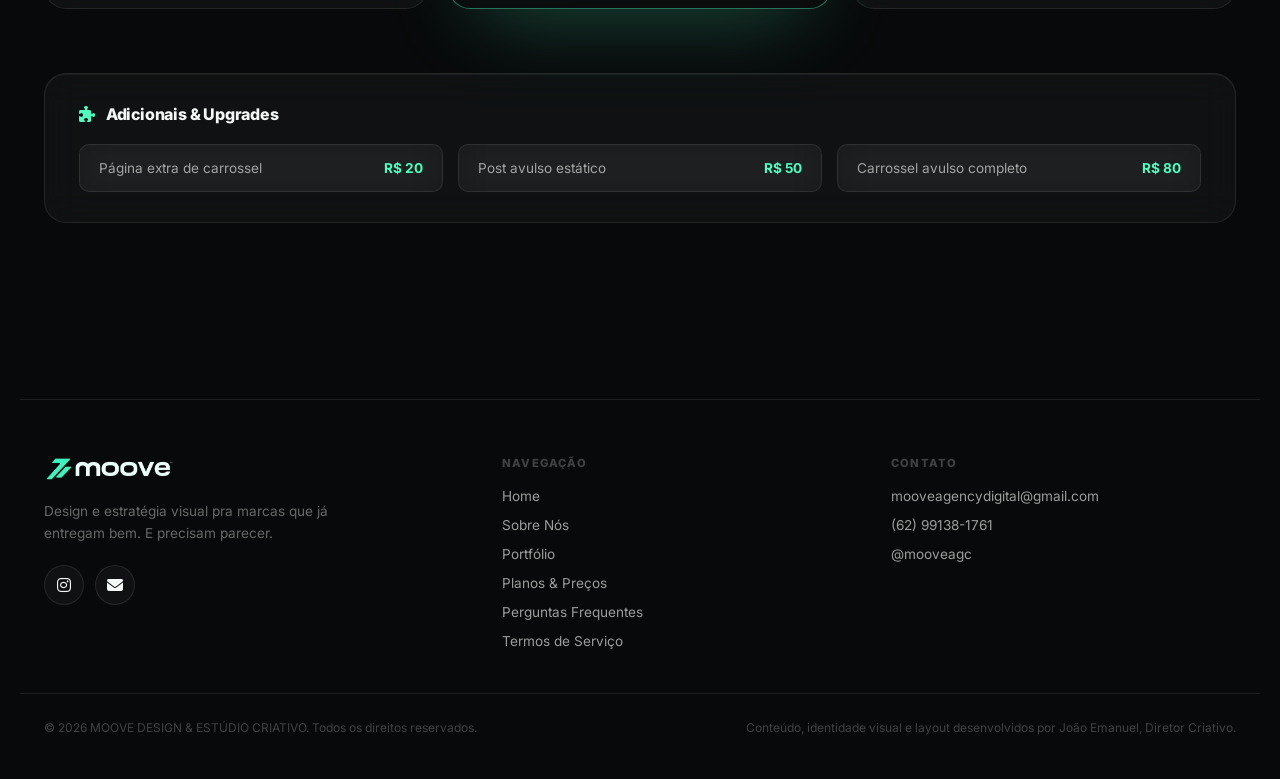
<file: precos.html>
<!DOCTYPE html>
<html lang="pt-BR">
<head>
    <meta charset="UTF-8">
    <meta name="viewport" content="width=device-width, initial-scale=1.0, maximum-scale=1.0, user-scalable=no">
    <title>Planos & Preços | Moove</title>
    <meta name="description" content="Identidade Visual: pacotes de branding e social media com valor justo e total liberdade para personalizar o escopo.">

    <link rel="shortcut icon" type="image/png" href="assets/brand/favicon-dark.png">
    <link rel="apple-touch-icon" href="assets/brand/apple-icon.png">

    <link rel="preconnect" href="https://fonts.googleapis.com">
    <link rel="preconnect" href="https://fonts.gstatic.com" crossorigin>
    <link href="https://fonts.googleapis.com/css2?family=Inter:wght@400;500;600;700;800&family=Manrope:wght@400;500;600;700;800;900&display=swap" rel="stylesheet">
    <link rel="stylesheet" href="https://cdnjs.cloudflare.com/ajax/libs/font-awesome/6.4.0/css/all.min.css">

    <link rel="stylesheet" href="style.css">
</head>
<body>

    <nav class="navbar">
        <div class="nav-container">
            <a href="index.html" class="nav-logo">
                <img src="assets/brand/logo-horizontal-negative-color.png" alt="Moove Agência" class="nav-logo-img">
            </a>
            <ul class="nav-menu" id="js-nav-menu">
                <li class="nav-pill-indicator" aria-hidden="true"></li>
                <li class="nav-item"><a href="index.html">Home</a></li>
                <li class="nav-item"><a href="sobre.html">Quem Somos</a></li>
                <li class="nav-item"><a href="portfolio.html">Portfólio</a></li>
                <li class="nav-item"><a href="precos.html" class="active">Planos & Preços</a></li>
                <li class="nav-item nav-item-mobile-cta"><a href="https://wa.me/5562991381761?text=Ol%C3%A1!%20Vi%20o%20site%20da%20Moove%20e%20quero%20valorizar%20minha%20marca." target="_blank" class="nav-cta"><i class="fa-brands fa-whatsapp"></i> Falar no WhatsApp</a></li>
            </ul>
            <a href="https://wa.me/5562991381761?text=Ol%C3%A1!%20Vi%20o%20site%20da%20Moove%20e%20quero%20valorizar%20minha%20marca." target="_blank" class="nav-cta">Falar no WhatsApp</a>
            <button class="menu-toggle" id="js-menu-toggle" aria-label="Abrir menu">
                <i class="fa-solid fa-bars"></i>
            </button>
        </div>
    </nav>

    <main class="main-content">

        <section class="page-hero">
            <div class="page-header">
                <h1 class="section-title">Identidade Visual</h1>
                <p class="section-subtitle">Pacotes estruturados para dar à sua marca a base visual e o posicionamento que ela merece, com total liberdade para personalizar o escopo de acordo com o seu orçamento.</p>
            </div>
        </section>

        <section style="padding-top: 0;">
            <div class="pricing-grid">
                <div class="price-card">
                    <div class="price-header">
                        <h4>IDV Essencial</h4>
                        <p>Ideal para marcas no início ou que precisam corrigir o logo urgente.</p>
                    </div>
                    <div>
                        <div class="price-value"><span>R$</span>490</div>
                        <ul class="price-features">
                            <li><i class="fa-solid fa-check"></i> Logo principal</li>
                            <li><i class="fa-solid fa-check"></i> Submark / variações</li>
                            <li><i class="fa-solid fa-check"></i> Paleta de cores estratégica</li>
                            <li><i class="fa-solid fa-check"></i> Definição de tipografia</li>
                            <li><i class="fa-solid fa-check"></i> Arquivos finais em alta resolução (PNG/JPG)</li>
                            <li><i class="fa-solid fa-check"></i> 2 rodadas de revisão inclusas</li>
                        </ul>
                    </div>
                    <a href="https://wa.me/5562991381761?text=Ol%C3%A1!%20Tenho%20interesse%20no%20pacote%20IDV%20Essencial%20e%20quero%20entender%20como%20funciona%20o%20processo." target="_blank" class="btn-price-cta">Selecionar Plano</a>
                </div>

                <div class="price-card featured">
                    <div class="price-badge">Mais Popular</div>
                    <div class="price-header">
                        <h4>IDV Profissional</h4>
                        <p>O plano ideal para quem quer se destacar com um posicionamento forte no mercado.</p>
                    </div>
                    <div>
                        <div class="price-value"><span>R$</span>980</div>
                        <ul class="price-features">
                            <li><i class="fa-solid fa-check"></i> Tudo do Essencial</li>
                            <li><i class="fa-solid fa-check"></i> Manual básico de uso da marca</li>
                            <li><i class="fa-solid fa-check"></i> Aplicações práticas da identidade</li>
                            <li><i class="fa-solid fa-check"></i> Grafismos e ícones de apoio</li>
                            <li><i class="fa-solid fa-check"></i> Direção visual para postagens</li>
                            <li><i class="fa-solid fa-check"></i> Arquivos em vetor (editáveis)</li>
                            <li><i class="fa-solid fa-check"></i> 3 rodadas de revisão</li>
                            <li><i class="fa-solid fa-check"></i> Suporte pós-entrega por 20 dias</li>
                        </ul>
                    </div>
                    <a href="https://wa.me/5562991381761?text=Ol%C3%A1!%20Vi%20o%20pacote%20IDV%20Profissional%20e%20quero%20conversar%20sobre%20o%20posicionamento%20visual%20da%20minha%20marca." target="_blank" class="btn-price-cta">Selecionar Plano</a>
                </div>

                <div class="price-card">
                    <div class="price-header">
                        <h4>IDV Premium</h4>
                        <p>Identidade profunda e completa de nível agência para marcas consolidadas.</p>
                    </div>
                    <div>
                        <div class="price-value"><span>R$</span>1.890</div>
                        <ul class="price-features">
                            <li><i class="fa-solid fa-check"></i> Tudo do Profissional</li>
                            <li><i class="fa-solid fa-check"></i> Brandbook / manual completo da marca</li>
                            <li><i class="fa-solid fa-check"></i> Estratégia de comunicação visual</li>
                            <li><i class="fa-solid fa-check"></i> Kit inicial de redes sociais (templates)</li>
                            <li><i class="fa-solid fa-check"></i> Definição de slogan / apoio verbal</li>
                            <li><i class="fa-solid fa-check"></i> Consultoria de branding direcionada</li>
                            <li><i class="fa-solid fa-check"></i> Suporte prioritário por 45 dias</li>
                        </ul>
                    </div>
                    <a href="https://wa.me/5562991381761?text=Ol%C3%A1!%20Tenho%20interesse%20no%20pacote%20IDV%20Premium%20e%20quero%20conversar%20sobre%20um%20projeto%20mais%20completo%20para%20minha%20empresa." target="_blank" class="btn-price-cta">Selecionar Plano</a>
                </div>
            </div>

            <!-- ARTES & CONTEÚDO -->
            <div class="pricing-group-title"><i class="fa-solid fa-palette"></i> Pacotes de Artes & Conteúdo (Social Media)</div>
            <p class="pricing-group-desc">Linha visual consistente e profissional para suas redes sociais pararem de parecer amadoras.</p>

            <div class="pricing-grid">
                <div class="price-card">
                    <div class="price-header">
                        <h4>Start Design</h4>
                        <p>Presença digital básica sem dor de cabeça.</p>
                    </div>
                    <div>
                        <div class="price-value"><span>R$</span>450</div>
                        <ul class="price-features">
                            <li><i class="fa-solid fa-check"></i> Até 6 conteúdos (mix entre posts simples e carrosséis curtos)</li>
                            <li><i class="fa-solid fa-check"></i> Formatos otimizados para as redes</li>
                            <li><i class="fa-solid fa-check"></i> Entrega em até 5 dias úteis</li>
                            <li><i class="fa-solid fa-check"></i> 1 rodada de revisão</li>
                        </ul>
                    </div>
                    <a href="https://wa.me/5562991381761?text=Ol%C3%A1!%20Vi%20o%20pacote%20Start%20Design%20e%20tenho%20interesse%20em%20contratar." target="_blank" class="btn-price-cta">Selecionar Plano</a>
                </div>

                <div class="price-card featured">
                    <div class="price-badge">Mais Popular</div>
                    <div class="price-header">
                        <h4>Pro Design</h4>
                        <p>Conteúdo estratégico e feed com cara de marca premium.</p>
                    </div>
                    <div>
                        <div class="price-value"><span>R$</span>750</div>
                        <ul class="price-features">
                            <li><i class="fa-solid fa-check"></i> Até 10 conteúdos (mix flexível entre posts estáticos e carrosséis profundos)</li>
                            <li><i class="fa-solid fa-check"></i> Direção visual exclusiva para a campanha</li>
                            <li><i class="fa-solid fa-check"></i> Identidade de feed organizada</li>
                            <li><i class="fa-solid fa-check"></i> Entrega em até 7 dias úteis</li>
                            <li><i class="fa-solid fa-check"></i> 2 rodadas de revisão</li>
                        </ul>
                    </div>
                    <a href="https://wa.me/5562991381761?text=Ol%C3%A1!%20Vi%20o%20pacote%20Pro%20Design%20e%20gostaria%20de%20entender%20melhor%20como%20funciona." target="_blank" class="btn-price-cta">Selecionar Plano</a>
                </div>

                <div class="price-card">
                    <div class="price-header">
                        <h4>Diamond Design</h4>
                        <p>Estrutura visual de alto nível para tração e anúncios.</p>
                    </div>
                    <div>
                        <div class="price-value"><span>R$</span>1.200</div>
                        <ul class="price-features">
                            <li><i class="fa-solid fa-check"></i> Até 16 conteúdos</li>
                            <li><i class="fa-solid fa-check"></i> Linha visual consistente para autoridade</li>
                            <li><i class="fa-solid fa-check"></i> Adaptação de criativos para anúncios</li>
                            <li><i class="fa-solid fa-check"></i> Prioridade na fila de produção</li>
                            <li><i class="fa-solid fa-check"></i> Entrega em até 10 dias úteis</li>
                            <li><i class="fa-solid fa-check"></i> 3 rodadas de revisão</li>
                        </ul>
                    </div>
                    <a href="https://wa.me/5562991381761?text=Ol%C3%A1!%20Tenho%20interesse%20no%20pacote%20Diamond%20Design%20e%20quero%20conversar%20sobre%20o%20projeto." target="_blank" class="btn-price-cta">Selecionar Plano</a>
                </div>
            </div>

            <div class="addons-box">
                <div class="addons-title"><i class="fa-solid fa-puzzle-piece"></i> Adicionais & Upgrades</div>
                <div class="addons-grid">
                    <div class="addon-item">
                        <span class="addon-name">Página extra de carrossel</span>
                        <span class="addon-price">R$ 20</span>
                    </div>
                    <div class="addon-item">
                        <span class="addon-name">Post avulso estático</span>
                        <span class="addon-price">R$ 50</span>
                    </div>
                    <div class="addon-item">
                        <span class="addon-name">Carrossel avulso completo</span>
                        <span class="addon-price">R$ 80</span>
                    </div>
                </div>
            </div>

        </section>

    </main>

    <footer class="footer">
        <div>
            <img src="assets/brand/logo-horizontal-negative-color.png" alt="Moove" class="footer-brand-logo">
            <p class="footer-tagline">Design e estratégia visual pra marcas que já entregam bem. E precisam parecer.</p>
            <div class="social-icons">
                <a href="https://www.instagram.com/mooveagc" target="_blank" class="social-icon-btn" title="Instagram"><i class="fa-brands fa-instagram"></i></a>
                <a href="mailto:mooveagencydigital@gmail.com" class="social-icon-btn" title="E-mail"><i class="fa-solid fa-envelope"></i></a>
            </div>
        </div>
        <div>
            <div class="footer-col-title">Navegação</div>
            <div class="footer-links">
                <a href="index.html">Home</a>
                <a href="sobre.html">Sobre Nós</a>
                <a href="portfolio.html">Portfólio</a>
                <a href="precos.html">Planos & Preços</a>
                <a href="index.html#faq">Perguntas Frequentes</a>
                <a href="termos.html">Termos de Serviço</a>
            </div>
        </div>
        <div>
            <div class="footer-col-title">Contato</div>
            <div class="footer-links">
                <a href="mailto:mooveagencydigital@gmail.com">mooveagencydigital@gmail.com</a>
                <a href="https://wa.me/5562991381761" target="_blank">(62) 99138-1761</a>
                <a href="https://www.instagram.com/mooveagc" target="_blank">@mooveagc</a>
            </div>
        </div>
    </footer>
    <div class="footer-bottom">
        <div>© 2026 MOOVE DESIGN & ESTÚDIO CRIATIVO. Todos os direitos reservados.</div>
        <div>Conteúdo, identidade visual e layout desenvolvidos por João Emanuel, Diretor Criativo.</div>
    </div>

    <script src="script.js"></script>
</body>
</html>
</file>
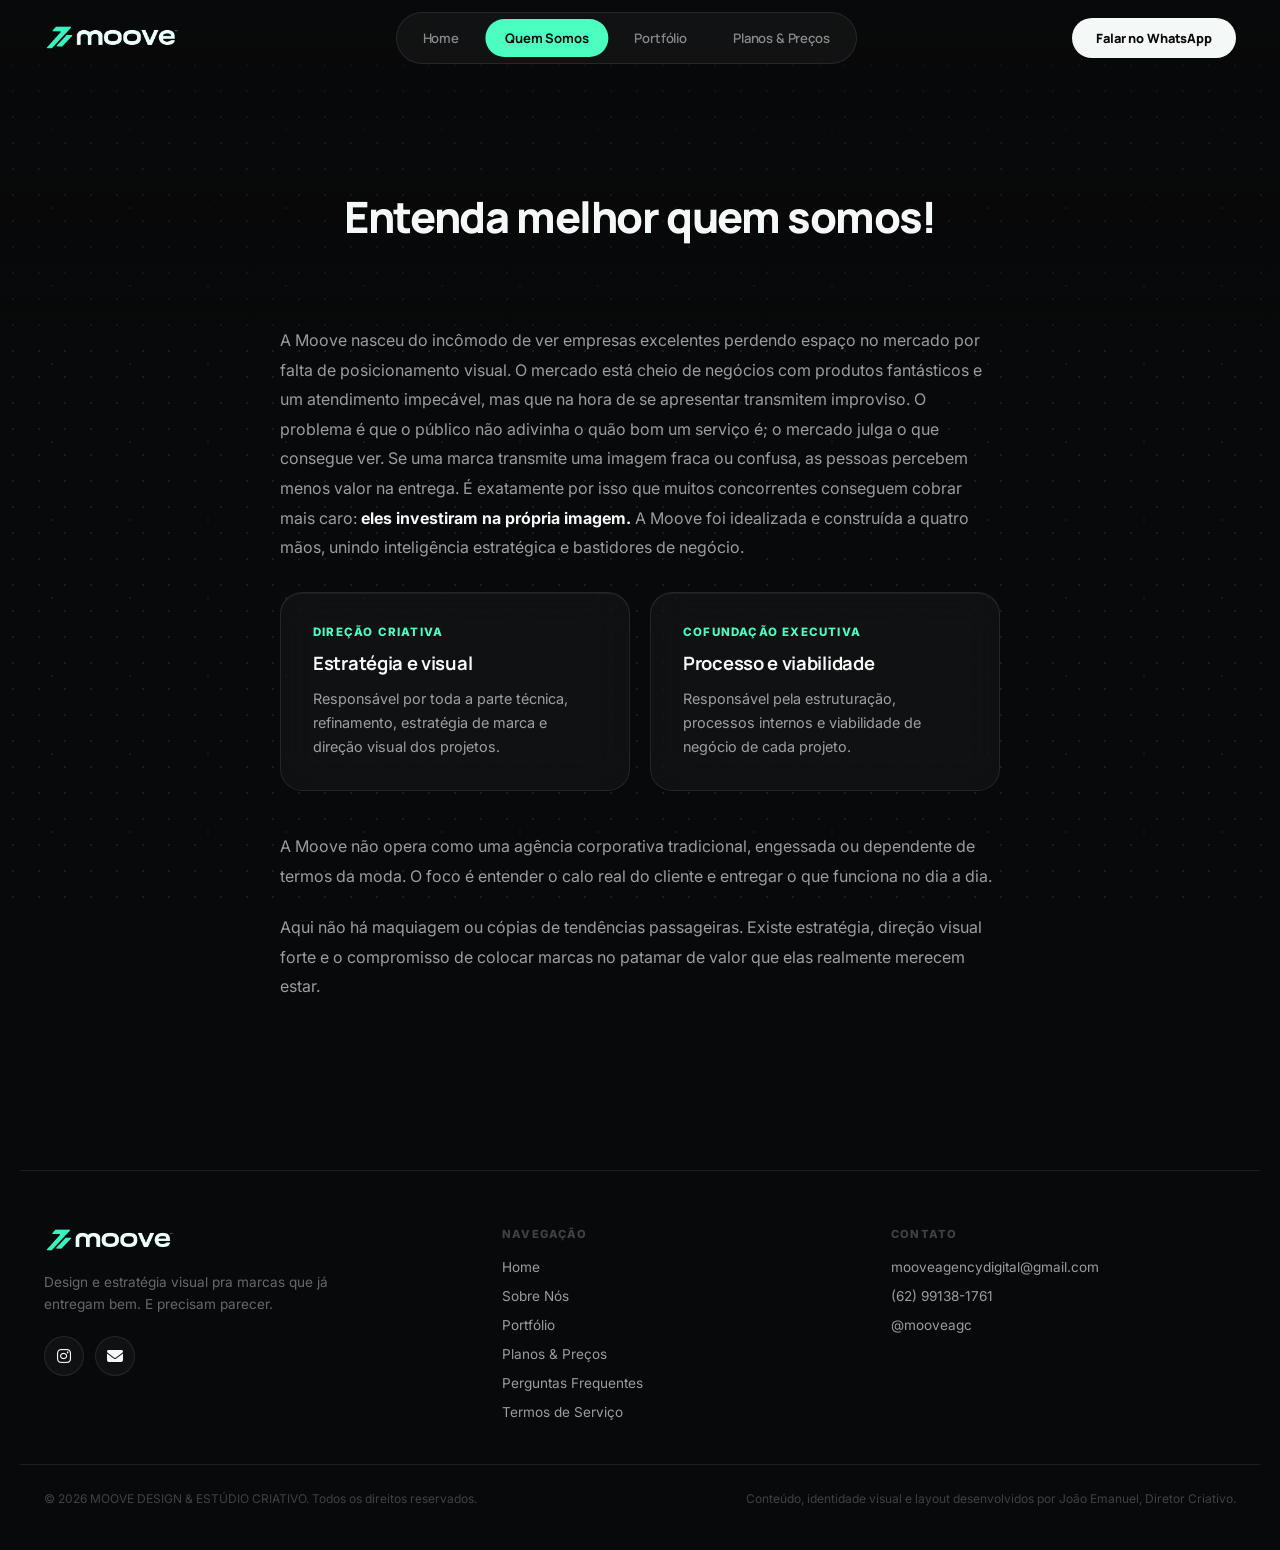
<file: sobre.html>
<!DOCTYPE html>
<html lang="pt-BR">
<head>
    <meta charset="UTF-8">
    <meta name="viewport" content="width=device-width, initial-scale=1.0, maximum-scale=1.0, user-scalable=no">
    <title>Quem Somos | Moove</title>
    <meta name="description" content="A Moove nasceu do incômodo de ver empresas excelentes perdendo espaço no mercado por falta de posicionamento visual. Entenda quem somos.">

    <link rel="shortcut icon" type="image/png" href="assets/brand/favicon-dark.png">
    <link rel="apple-touch-icon" href="assets/brand/apple-icon.png">

    <link rel="preconnect" href="https://fonts.googleapis.com">
    <link rel="preconnect" href="https://fonts.gstatic.com" crossorigin>
    <link href="https://fonts.googleapis.com/css2?family=Inter:wght@400;500;600;700;800&family=Manrope:wght@400;500;600;700;800;900&display=swap" rel="stylesheet">
    <link rel="stylesheet" href="https://cdnjs.cloudflare.com/ajax/libs/font-awesome/6.4.0/css/all.min.css">

    <link rel="stylesheet" href="style.css">
</head>
<body>

    <nav class="navbar">
        <div class="nav-container">
            <a href="index.html" class="nav-logo">
                <img src="assets/brand/logo-horizontal-negative-color.png" alt="Moove Agência" class="nav-logo-img">
            </a>
            <ul class="nav-menu" id="js-nav-menu">
                <li class="nav-pill-indicator" aria-hidden="true"></li>
                <li class="nav-item"><a href="index.html">Home</a></li>
                <li class="nav-item"><a href="sobre.html" class="active">Quem Somos</a></li>
                <li class="nav-item"><a href="portfolio.html">Portfólio</a></li>
                <li class="nav-item"><a href="precos.html">Planos & Preços</a></li>
                <li class="nav-item nav-item-mobile-cta"><a href="https://wa.me/5562991381761?text=Ol%C3%A1!%20Vi%20o%20site%20da%20Moove%20e%20quero%20valorizar%20minha%20marca." target="_blank" class="nav-cta"><i class="fa-brands fa-whatsapp"></i> Falar no WhatsApp</a></li>
            </ul>
            <a href="https://wa.me/5562991381761?text=Ol%C3%A1!%20Vi%20o%20site%20da%20Moove%20e%20quero%20valorizar%20minha%20marca." target="_blank" class="nav-cta">Falar no WhatsApp</a>
            <button class="menu-toggle" id="js-menu-toggle" aria-label="Abrir menu">
                <i class="fa-solid fa-bars"></i>
            </button>
        </div>
    </nav>

    <main class="main-content">

        <section class="page-hero">
            <div class="page-header">
                <h1 class="section-title">Entenda melhor quem somos!</h1>
            </div>
        </section>

        <section style="padding-top: 0;">
            <div class="about-body">
                <p>A Moove nasceu do incômodo de ver empresas excelentes perdendo espaço no mercado por falta de posicionamento visual. O mercado está cheio de negócios com produtos fantásticos e um atendimento impecável, mas que na hora de se apresentar transmitem improviso. O problema é que o público não adivinha o quão bom um serviço é; o mercado julga o que consegue ver. Se uma marca transmite uma imagem fraca ou confusa, as pessoas percebem menos valor na entrega. É exatamente por isso que muitos concorrentes conseguem cobrar mais caro: <strong>eles investiram na própria imagem.</strong> A Moove foi idealizada e construída a quatro mãos, unindo inteligência estratégica e bastidores de negócio.</p>
            </div>

            <div class="pillars-grid">
                <div class="pillar-card">
                    <div class="pillar-eyebrow">Direção criativa</div>
                    <h3 class="pillar-title">Estratégia e visual</h3>
                    <p class="pillar-text">Responsável por toda a parte técnica, refinamento, estratégia de marca e direção visual dos projetos.</p>
                </div>
                <div class="pillar-card">
                    <div class="pillar-eyebrow">Cofundação executiva</div>
                    <h3 class="pillar-title">Processo e viabilidade</h3>
                    <p class="pillar-text">Responsável pela estruturação, processos internos e viabilidade de negócio de cada projeto.</p>
                </div>
            </div>

            <div class="about-body" style="margin-top: 40px;">
                <p>A Moove não opera como uma agência corporativa tradicional, engessada ou dependente de termos da moda. O foco é entender o calo real do cliente e entregar o que funciona no dia a dia.</p>
                <p>Aqui não há maquiagem ou cópias de tendências passageiras. Existe estratégia, direção visual forte e o compromisso de colocar marcas no patamar de valor que elas realmente merecem estar.</p>
            </div>
        </section>

    </main>

    <footer class="footer">
        <div>
            <img src="assets/brand/logo-horizontal-negative-color.png" alt="Moove" class="footer-brand-logo">
            <p class="footer-tagline">Design e estratégia visual pra marcas que já entregam bem. E precisam parecer.</p>
            <div class="social-icons">
                <a href="https://www.instagram.com/mooveagc" target="_blank" class="social-icon-btn" title="Instagram"><i class="fa-brands fa-instagram"></i></a>
                <a href="mailto:mooveagencydigital@gmail.com" class="social-icon-btn" title="E-mail"><i class="fa-solid fa-envelope"></i></a>
            </div>
        </div>
        <div>
            <div class="footer-col-title">Navegação</div>
            <div class="footer-links">
                <a href="index.html">Home</a>
                <a href="sobre.html">Sobre Nós</a>
                <a href="portfolio.html">Portfólio</a>
                <a href="precos.html">Planos & Preços</a>
                <a href="index.html#faq">Perguntas Frequentes</a>
                <a href="termos.html">Termos de Serviço</a>
            </div>
        </div>
        <div>
            <div class="footer-col-title">Contato</div>
            <div class="footer-links">
                <a href="mailto:mooveagencydigital@gmail.com">mooveagencydigital@gmail.com</a>
                <a href="https://wa.me/5562991381761" target="_blank">(62) 99138-1761</a>
                <a href="https://www.instagram.com/mooveagc" target="_blank">@mooveagc</a>
            </div>
        </div>
    </footer>
    <div class="footer-bottom">
        <div>© 2026 MOOVE DESIGN & ESTÚDIO CRIATIVO. Todos os direitos reservados.</div>
        <div>Conteúdo, identidade visual e layout desenvolvidos por João Emanuel, Diretor Criativo.</div>
    </div>

    <script src="script.js"></script>
</body>
</html>
</file>
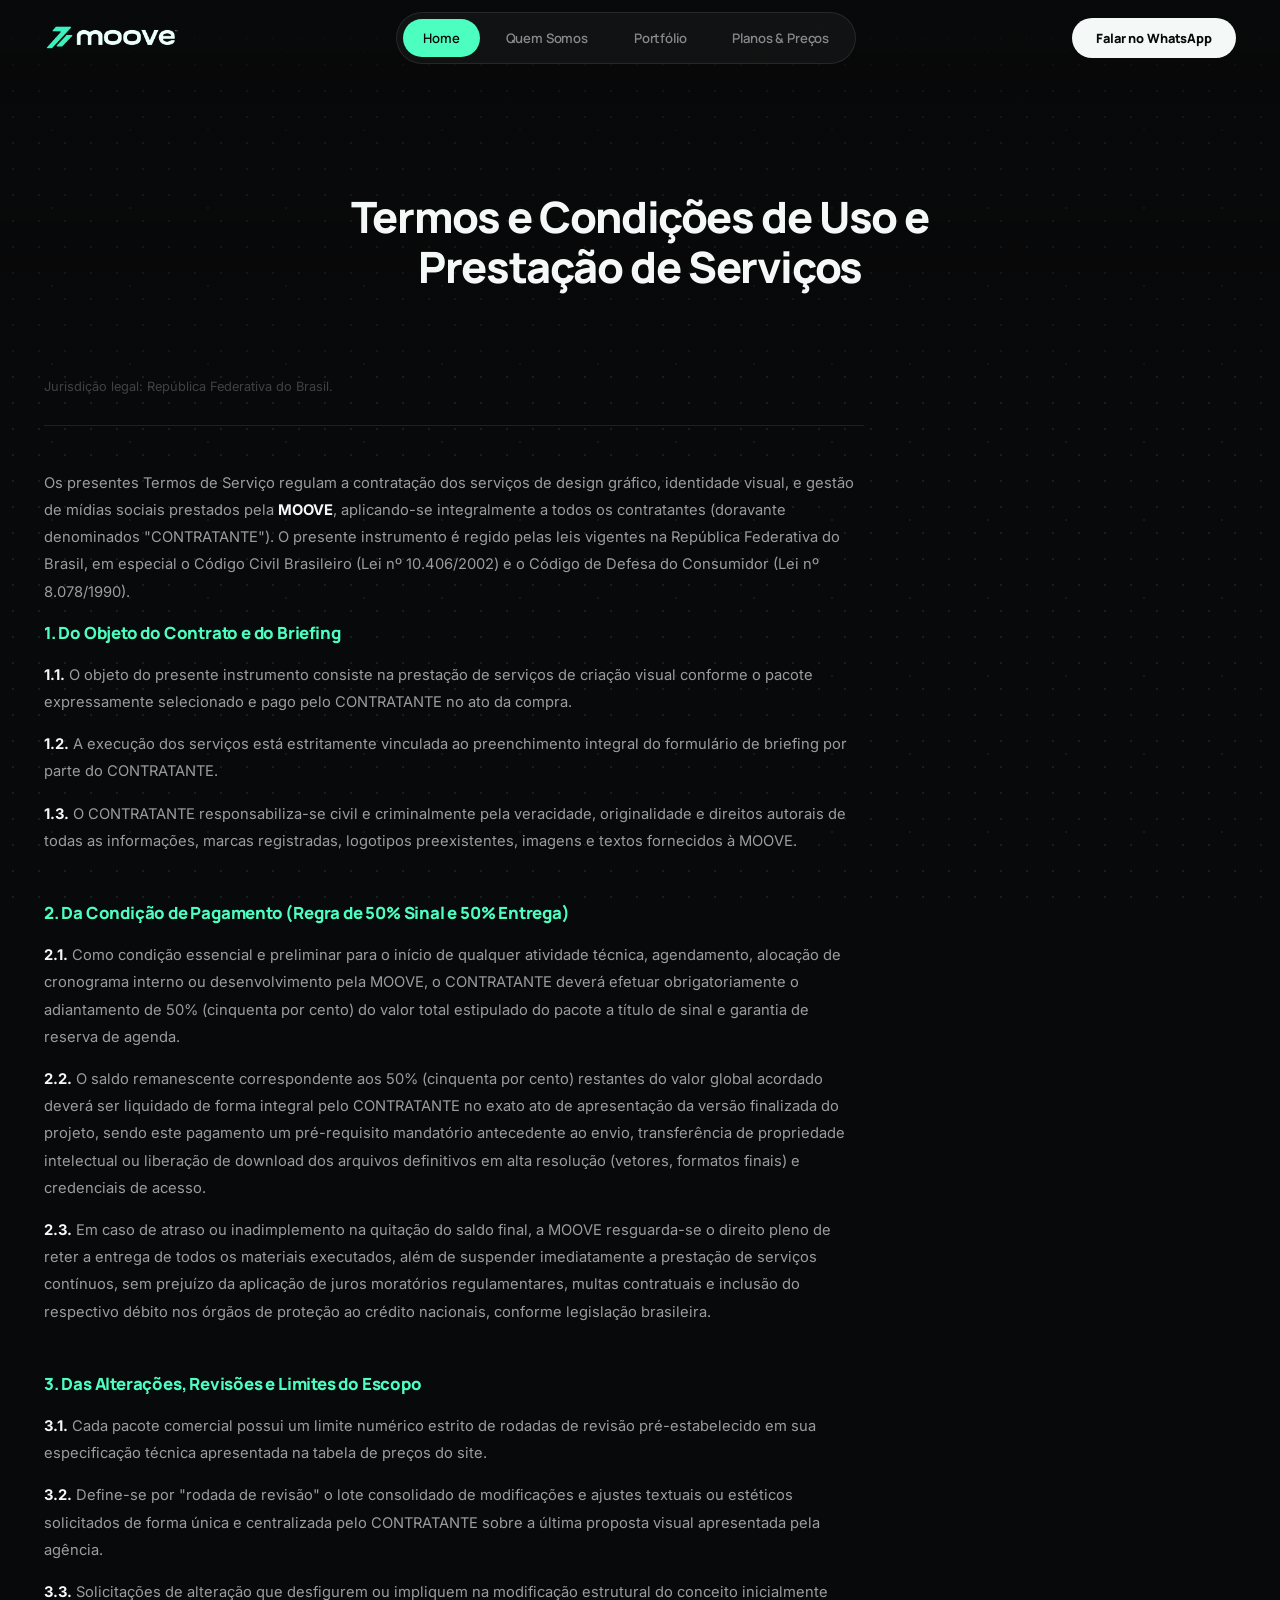
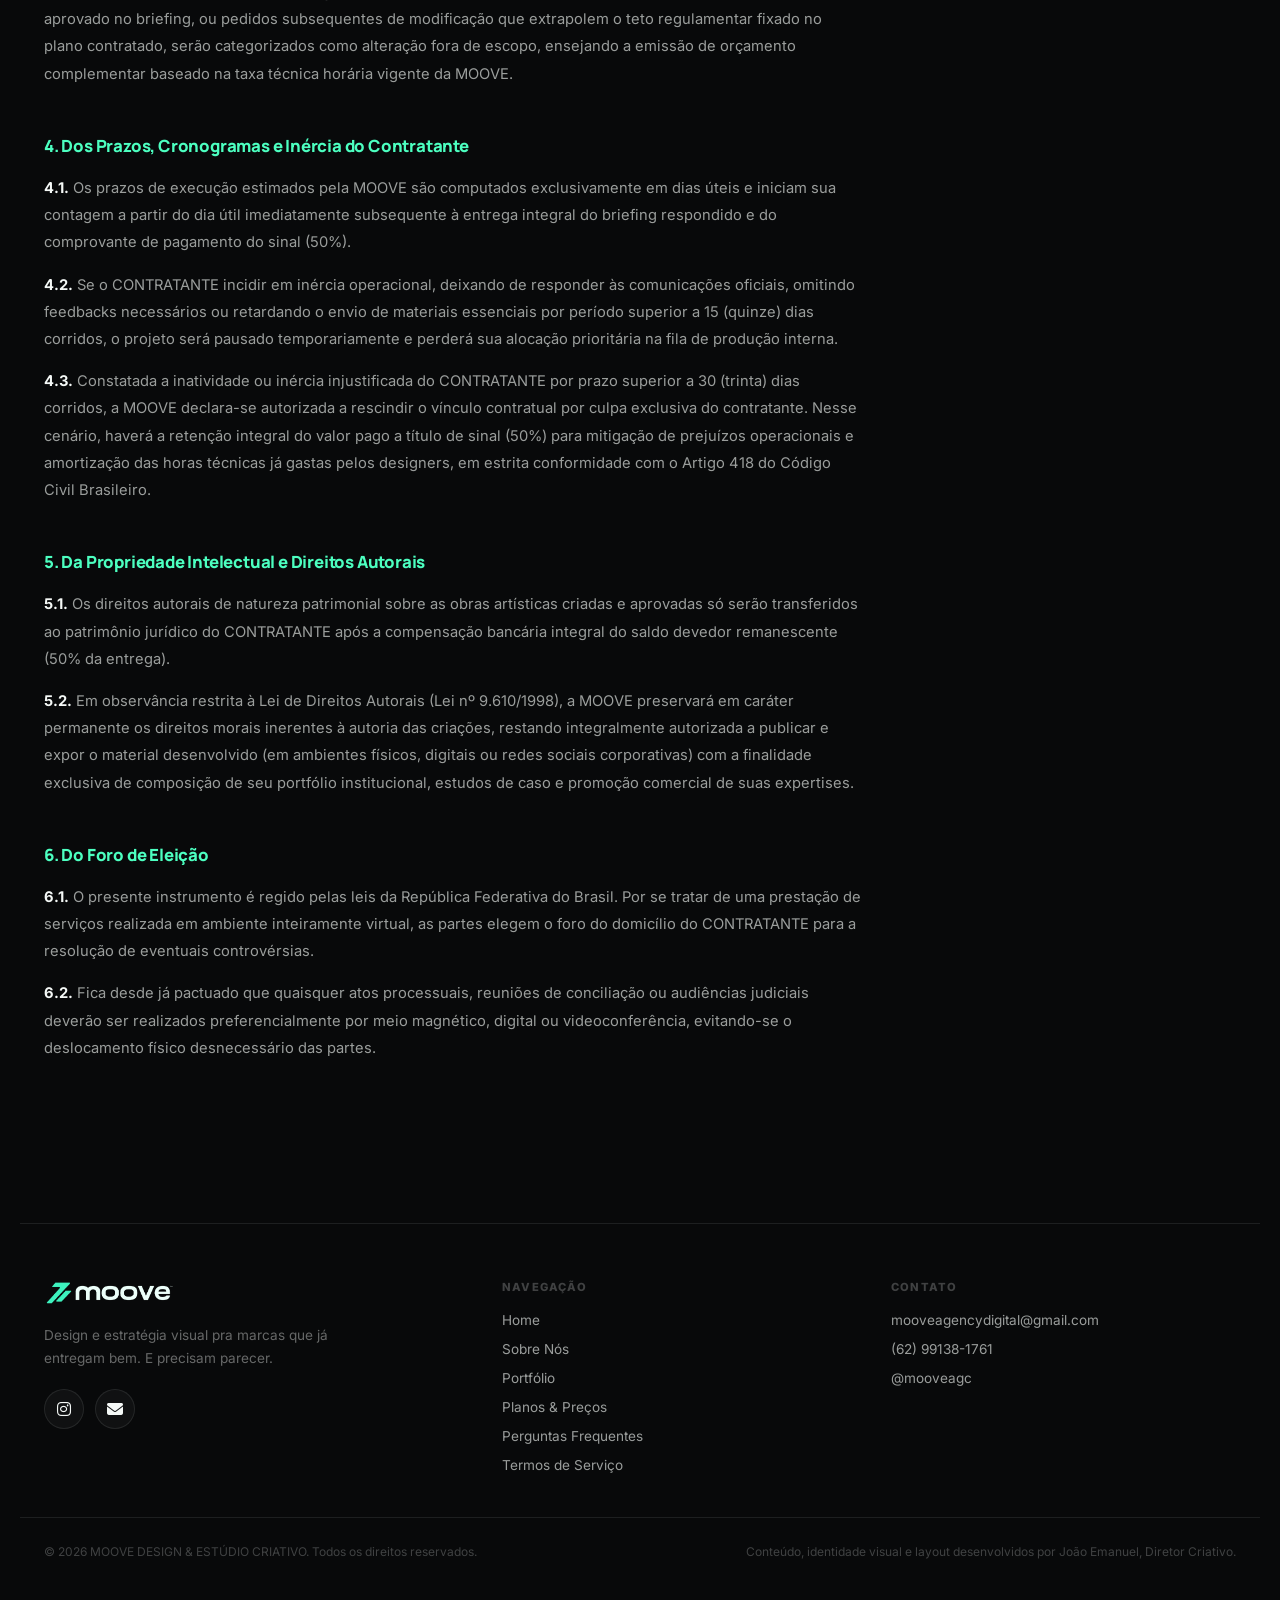
<file: termos.html>
<!DOCTYPE html>
<html lang="pt-BR">
<head>
    <meta charset="UTF-8">
    <meta name="viewport" content="width=device-width, initial-scale=1.0, maximum-scale=1.0, user-scalable=no">
    <title>Termos de Serviço | Moove</title>
    <meta name="description" content="Termos e Condições de Uso e Prestação de Serviços da Moove Design & Estúdio Criativo.">

    <link rel="shortcut icon" type="image/png" href="assets/brand/favicon-dark.png">
    <link rel="apple-touch-icon" href="assets/brand/apple-icon.png">

    <link rel="preconnect" href="https://fonts.googleapis.com">
    <link rel="preconnect" href="https://fonts.gstatic.com" crossorigin>
    <link href="https://fonts.googleapis.com/css2?family=Inter:wght@400;500;600;700;800&family=Manrope:wght@400;500;600;700;800;900&display=swap" rel="stylesheet">
    <link rel="stylesheet" href="https://cdnjs.cloudflare.com/ajax/libs/font-awesome/6.4.0/css/all.min.css">

    <link rel="stylesheet" href="style.css">
</head>
<body>

    <nav class="navbar">
        <div class="nav-container">
            <a href="index.html" class="nav-logo">
                <img src="assets/brand/logo-horizontal-negative-color.png" alt="Moove Agência" class="nav-logo-img">
            </a>
            <ul class="nav-menu" id="js-nav-menu">
                <li class="nav-pill-indicator" aria-hidden="true"></li>
                <li class="nav-item"><a href="index.html">Home</a></li>
                <li class="nav-item"><a href="sobre.html">Quem Somos</a></li>
                <li class="nav-item"><a href="portfolio.html">Portfólio</a></li>
                <li class="nav-item"><a href="precos.html">Planos & Preços</a></li>
                <li class="nav-item nav-item-mobile-cta"><a href="https://wa.me/5562991381761?text=Ol%C3%A1!%20Vi%20o%20site%20da%20Moove%20e%20quero%20valorizar%20minha%20marca." target="_blank" class="nav-cta"><i class="fa-brands fa-whatsapp"></i> Falar no WhatsApp</a></li>
            </ul>
            <a href="https://wa.me/5562991381761?text=Ol%C3%A1!%20Vi%20o%20site%20da%20Moove%20e%20quero%20valorizar%20minha%20marca." target="_blank" class="nav-cta">Falar no WhatsApp</a>
            <button class="menu-toggle" id="js-menu-toggle" aria-label="Abrir menu">
                <i class="fa-solid fa-bars"></i>
            </button>
        </div>
    </nav>

    <main class="main-content">
        <section class="page-hero">
            <div class="page-header">
                <h1 class="section-title">Termos e Condições de Uso e Prestação de Serviços</h1>
            </div>
        </section>

        <section style="padding-top: 0;">
            <div class="terms-doc">
                <p class="updated-note">Jurisdição legal: República Federativa do Brasil.</p>

                <p>Os presentes Termos de Serviço regulam a contratação dos serviços de design gráfico, identidade visual, e gestão de mídias sociais prestados pela <strong>MOOVE</strong>, aplicando-se integralmente a todos os contratantes (doravante denominados "CONTRATANTE"). O presente instrumento é regido pelas leis vigentes na República Federativa do Brasil, em especial o Código Civil Brasileiro (Lei nº 10.406/2002) e o Código de Defesa do Consumidor (Lei nº 8.078/1990).</p>

                <h3>1. Do Objeto do Contrato e do Briefing</h3>
                <p><strong>1.1.</strong> O objeto do presente instrumento consiste na prestação de serviços de criação visual conforme o pacote expressamente selecionado e pago pelo CONTRATANTE no ato da compra.</p>
                <p><strong>1.2.</strong> A execução dos serviços está estritamente vinculada ao preenchimento integral do formulário de briefing por parte do CONTRATANTE.</p>
                <p><strong>1.3.</strong> O CONTRATANTE responsabiliza-se civil e criminalmente pela veracidade, originalidade e direitos autorais de todas as informações, marcas registradas, logotipos preexistentes, imagens e textos fornecidos à MOOVE.</p>

                <h3>2. Da Condição de Pagamento (Regra de 50% Sinal e 50% Entrega)</h3>
                <p><strong>2.1.</strong> Como condição essencial e preliminar para o início de qualquer atividade técnica, agendamento, alocação de cronograma interno ou desenvolvimento pela MOOVE, o CONTRATANTE deverá efetuar obrigatoriamente o adiantamento de 50% (cinquenta por cento) do valor total estipulado do pacote a título de sinal e garantia de reserva de agenda.</p>
                <p><strong>2.2.</strong> O saldo remanescente correspondente aos 50% (cinquenta por cento) restantes do valor global acordado deverá ser liquidado de forma integral pelo CONTRATANTE no exato ato de apresentação da versão finalizada do projeto, sendo este pagamento um pré-requisito mandatório antecedente ao envio, transferência de propriedade intelectual ou liberação de download dos arquivos definitivos em alta resolução (vetores, formatos finais) e credenciais de acesso.</p>
                <p><strong>2.3.</strong> Em caso de atraso ou inadimplemento na quitação do saldo final, a MOOVE resguarda-se o direito pleno de reter a entrega de todos os materiais executados, além de suspender imediatamente a prestação de serviços contínuos, sem prejuízo da aplicação de juros moratórios regulamentares, multas contratuais e inclusão do respectivo débito nos órgãos de proteção ao crédito nacionais, conforme legislação brasileira.</p>

                <h3>3. Das Alterações, Revisões e Limites do Escopo</h3>
                <p><strong>3.1.</strong> Cada pacote comercial possui um limite numérico estrito de rodadas de revisão pré-estabelecido em sua especificação técnica apresentada na tabela de preços do site.</p>
                <p><strong>3.2.</strong> Define-se por "rodada de revisão" o lote consolidado de modificações e ajustes textuais ou estéticos solicitados de forma única e centralizada pelo CONTRATANTE sobre a última proposta visual apresentada pela agência.</p>
                <p><strong>3.3.</strong> Solicitações de alteração que desfigurem ou impliquem na modificação estrutural do conceito inicialmente aprovado no briefing, ou pedidos subsequentes de modificação que extrapolem o teto regulamentar fixado no plano contratado, serão categorizados como alteração fora de escopo, ensejando a emissão de orçamento complementar baseado na taxa técnica horária vigente da MOOVE.</p>

                <h3>4. Dos Prazos, Cronogramas e Inércia do Contratante</h3>
                <p><strong>4.1.</strong> Os prazos de execução estimados pela MOOVE são computados exclusivamente em dias úteis e iniciam sua contagem a partir do dia útil imediatamente subsequente à entrega integral do briefing respondido e do comprovante de pagamento do sinal (50%).</p>
                <p><strong>4.2.</strong> Se o CONTRATANTE incidir em inércia operacional, deixando de responder às comunicações oficiais, omitindo feedbacks necessários ou retardando o envio de materiais essenciais por período superior a 15 (quinze) dias corridos, o projeto será pausado temporariamente e perderá sua alocação prioritária na fila de produção interna.</p>
                <p><strong>4.3.</strong> Constatada a inatividade ou inércia injustificada do CONTRATANTE por prazo superior a 30 (trinta) dias corridos, a MOOVE declara-se autorizada a rescindir o vínculo contratual por culpa exclusiva do contratante. Nesse cenário, haverá a retenção integral do valor pago a título de sinal (50%) para mitigação de prejuízos operacionais e amortização das horas técnicas já gastas pelos designers, em estrita conformidade com o Artigo 418 do Código Civil Brasileiro.</p>

                <h3>5. Da Propriedade Intelectual e Direitos Autorais</h3>
                <p><strong>5.1.</strong> Os direitos autorais de natureza patrimonial sobre as obras artísticas criadas e aprovadas só serão transferidos ao patrimônio jurídico do CONTRATANTE após a compensação bancária integral do saldo devedor remanescente (50% da entrega).</p>
                <p><strong>5.2.</strong> Em observância restrita à Lei de Direitos Autorais (Lei nº 9.610/1998), a MOOVE preservará em caráter permanente os direitos morais inerentes à autoria das criações, restando integralmente autorizada a publicar e expor o material desenvolvido (em ambientes físicos, digitais ou redes sociais corporativas) com a finalidade exclusiva de composição de seu portfólio institucional, estudos de caso e promoção comercial de suas expertises.</p>

                <h3>6. Do Foro de Eleição</h3>
                <p><strong>6.1.</strong> O presente instrumento é regido pelas leis da República Federativa do Brasil. Por se tratar de uma prestação de serviços realizada em ambiente inteiramente virtual, as partes elegem o foro do domicílio do CONTRATANTE para a resolução de eventuais controvérsias.</p>
                <p><strong>6.2.</strong> Fica desde já pactuado que quaisquer atos processuais, reuniões de conciliação ou audiências judiciais deverão ser realizados preferencialmente por meio magnético, digital ou videoconferência, evitando-se o deslocamento físico desnecessário das partes.</p>
            </div>
        </section>
    </main>

    <footer class="footer">
        <div>
            <img src="assets/brand/logo-horizontal-negative-color.png" alt="Moove" class="footer-brand-logo">
            <p class="footer-tagline">Design e estratégia visual pra marcas que já entregam bem. E precisam parecer.</p>
            <div class="social-icons">
                <a href="https://www.instagram.com/mooveagc" target="_blank" class="social-icon-btn" title="Instagram"><i class="fa-brands fa-instagram"></i></a>
                <a href="mailto:mooveagencydigital@gmail.com" class="social-icon-btn" title="E-mail"><i class="fa-solid fa-envelope"></i></a>
            </div>
        </div>
        <div>
            <div class="footer-col-title">Navegação</div>
            <div class="footer-links">
                <a href="index.html">Home</a>
                <a href="sobre.html">Sobre Nós</a>
                <a href="portfolio.html">Portfólio</a>
                <a href="precos.html">Planos & Preços</a>
                <a href="index.html#faq">Perguntas Frequentes</a>
                <a href="termos.html">Termos de Serviço</a>
            </div>
        </div>
        <div>
            <div class="footer-col-title">Contato</div>
            <div class="footer-links">
                <a href="mailto:mooveagencydigital@gmail.com">mooveagencydigital@gmail.com</a>
                <a href="https://wa.me/5562991381761" target="_blank">(62) 99138-1761</a>
                <a href="https://www.instagram.com/mooveagc" target="_blank">@mooveagc</a>
            </div>
        </div>
    </footer>
    <div class="footer-bottom">
        <div>© 2026 MOOVE DESIGN & ESTÚDIO CRIATIVO. Todos os direitos reservados.</div>
        <div>Conteúdo, identidade visual e layout desenvolvidos por João Emanuel, Diretor Criativo.</div>
    </div>

    <script src="script.js"></script>
</body>
</html>
</file>
<file: style.css>
/* ============================================================
   MOOVE — DESIGN SYSTEM V2 (Dark Premium)
   ============================================================ */
:root {
    --bg: #08090a;
    --bg-soft: #0c0e0d;
    --bg-elevated: #111312;
    --panel: rgba(245, 250, 248, 0.035);
    --panel-strong: rgba(245, 250, 248, 0.06);
    --border: rgba(245, 250, 248, 0.09);
    --border-strong: rgba(245, 250, 248, 0.18);
    --text: #F4F8F6;
    --text-dim: rgba(244, 248, 246, 0.62);
    --text-faint: rgba(244, 248, 246, 0.40);
    --text-ghost: rgba(244, 248, 246, 0.24);

    --mint: #4CFFC0;
    --mint-2: #8CFFDA;
    --mint-deep: #0E3A32;
    --mint-glow: rgba(76, 255, 192, 0.16);

    --r-sm: 10px;
    --r-md: 16px;
    --r-lg: 22px;
    --r-xl: 30px;
    --r-pill: 100px;

    --shadow-sm: 0 2px 10px -4px rgba(0, 0, 0, 0.4);
    --shadow-lg: 0 30px 70px -30px rgba(0, 0, 0, 0.55);
    --shadow-glow: 0 20px 50px -20px var(--mint-glow);

    /* Glassmorphism — padrão de card de vidro usado em todo o site */
    --glass-blur: blur(18px) saturate(150%);
    --glass-inset: inset 0 1px 0 rgba(255, 255, 255, 0.05);
    --ease: cubic-bezier(0.16, 1, 0.3, 1);
    --ease-soft: cubic-bezier(0.22, 1, 0.36, 1);
    --ease-out: cubic-bezier(0.19, 1, 0.22, 1);
    --dur: 0.6s;
    --nav-h: 76px;
}

* {
    margin: 0;
    padding: 0;
    box-sizing: border-box;
    -webkit-font-smoothing: antialiased;
    -moz-osx-font-smoothing: grayscale;
}

html, body {
    width: 100%;
    max-width: 100%;
    overflow-x: hidden;
    background-color: var(--bg);
    color: var(--text);
    font-family: 'Inter', sans-serif;
    scroll-behavior: smooth;
}

body { position: relative; min-height: 100vh; }

h1, h2, h3, h4,
.nav-logo, .nav-menu, .nav-cta,
.eyebrow, .btn-primary, .btn-secondary, .btn-outline-sm, .btn-price-cta,
.stat-number, .price-value, .logo-text {
    font-family: 'Manrope', sans-serif;
    letter-spacing: -0.01em;
}

a { color: inherit; }
ul { list-style: none; }
img { max-width: 100%; }

::selection { background: rgba(76, 255, 192, 0.25); color: var(--text); }

/* ---------- Ambient background layers ---------- */
/* Discreet dot-grid texture, on the site's own palette, low opacity.
   Sits fixed behind every section. The hero/page-hero ambient blob
   animation (see .hero-ambient / .page-hero-ambient) is deliberately
   translucent so this dot layer reads through it instead of being
   covered up. A soft top mask keeps it from ever reading as a hard
   band right under the transparent navbar. */
body::before {
    content: "";
    position: fixed;
    inset: 0;
    z-index: 0;
    pointer-events: none;
    opacity: 0.16;
    background-image: radial-gradient(rgba(244, 248, 246, 0.5) 1px, transparent 1.6px);
    background-size: 26px 26px;
    background-position: 0 0;
    mask-image: linear-gradient(180deg, transparent 0, black 140px);
    -webkit-mask-image: linear-gradient(180deg, transparent 0, black 140px);
}

/* faint mint-tinted secondary layer, sparser, for a touch of brand color in the depth */
body::after {
    content: "";
    position: fixed;
    inset: 0;
    z-index: 0;
    pointer-events: none;
    opacity: 0.14;
    background-image: radial-gradient(rgba(76, 255, 192, 0.6) 1px, transparent 1.6px);
    background-size: 78px 78px;
    background-position: 13px 13px;
    mask-image: linear-gradient(180deg, transparent 0, black 220px);
    -webkit-mask-image: linear-gradient(180deg, transparent 0, black 220px);
}

/* ============================================================
   NAVBAR
   ============================================================ */
.navbar {
    position: sticky;
    top: 0;
    left: 0;
    width: 100%;
    height: var(--nav-h);
    background: transparent;
    border-bottom: 1px solid transparent;
    z-index: 100;
    display: flex;
    justify-content: center;
    transition: background var(--dur) var(--ease), border-color var(--dur) var(--ease);
    isolation: isolate;
    transform: translateZ(0);
}

/* The navbar bar itself stays fully transparent at all scroll states —
   only the nav-menu pill has its own glass surface, so it appears to
   float freely over the page with no rectangular layer behind it. */

.nav-container {
    width: 100%;
    max-width: 1240px;
    padding: 0 24px;
    display: flex;
    justify-content: space-between;
    align-items: center;
    height: 100%;
}

.nav-logo { display: flex; align-items: center; text-decoration: none; z-index: 110; }
.nav-logo-img { display: block; height: 27px; width: auto; transition: opacity 0.4s var(--ease); }
.nav-logo:hover .nav-logo-img { opacity: 0.85; }

.nav-menu {
    display: flex;
    gap: 6px;
    position: relative;
    background: rgba(244, 248, 246, 0.045);
    padding: 6px;
    border-radius: var(--r-pill);
    border: 1px solid var(--border);
    backdrop-filter: blur(20px) saturate(140%);
    -webkit-backdrop-filter: blur(20px) saturate(140%);
    /* Keep this element on its own GPU compositing layer permanently.
       Backdrop-filter layers are sometimes discarded by the browser
       after a tab spends a long time hidden/backgrounded; forcing a
       persistent layer (and re-asserting the filter on visibility
       return, see script.js) stops the blur from silently vanishing. */
    isolation: isolate;
    transform: translateZ(0);
    will-change: backdrop-filter;
}

.nav-pill-indicator {
    position: absolute;
    top: 0;
    left: 0;
    height: 0;
    width: 0;
    background: var(--mint);
    border-radius: var(--r-pill);
    pointer-events: none;
    z-index: 0;
    opacity: 0;
    transition: transform 0.5s var(--ease), width 0.5s var(--ease), height 0.5s var(--ease), opacity 0.3s var(--ease);
}

.nav-item { position: relative; z-index: 1; }

.nav-item a {
    display: block;
    text-decoration: none;
    color: rgba(244, 248, 246, 0.52);
    font-size: 0.82rem;
    font-weight: 600;
    padding: 10px 20px;
    border-radius: var(--r-pill);
    transition: color 0.35s var(--ease), background 0.35s var(--ease);
    position: relative;
}

.nav-item a:hover { color: var(--text); }
.nav-menu:not(.has-indicator) .nav-item a:hover { background: var(--panel-strong); }
.nav-item a:active { transform: scale(0.97); }
.nav-item a.active { color: var(--bg); background: var(--mint); font-weight: 700; }

/* Once JS positions the sliding pill indicator, hand highlighting over to it
   entirely so only one "chip" is ever visible at a time. The indicator's
   box now comes straight from the link's own measured rect (see
   moveIndicatorTo in script.js), so it always wraps the text exactly —
   centered horizontally and vertically, on every item. */
.nav-menu.has-indicator .nav-item a.active {
    background: transparent;
    /* Página ativa, mas sem o mouse em cima dela agora: o pill verde já
       se moveu pra outro item, então o fundo aqui é transparente/escuro.
       Precisa de um texto claro e de alto contraste (nunca a cor escura
       usada quando o pill mint estava por baixo), senão o link some
       contra o fundo escuro/esverdeado — esse era o bug reportado. */
    color: var(--mint);
}
/* Item que o mouse está sobre agora (ou o ativo antes do JS mover o
   mouse para outro lugar): o pill mint está exatamente atrás dele, então
   o texto volta a ser escuro para manter contraste sobre o verde. Vem
   depois da regra acima para vencer no empate de especificidade quando
   os dois estados coincidem (ex.: item ativo logo após o carregamento). */
.nav-menu.has-indicator .nav-item a.is-indicated { color: var(--bg); }

.nav-item a:focus-visible,
.nav-cta:focus-visible,
.menu-toggle:focus-visible {
    outline: 2px solid var(--mint);
    outline-offset: 3px;
    border-radius: var(--r-pill);
}

.nav-cta {
    display: inline-flex;
    align-items: center;
    gap: 9px;
    background: var(--text);
    color: var(--bg);
    padding: 11px 24px;
    border-radius: var(--r-pill);
    text-decoration: none;
    font-size: 0.8rem;
    font-weight: 800;
    transition: transform 0.4s var(--ease), box-shadow 0.4s var(--ease), background 0.4s var(--ease);
    z-index: 110;
}

.nav-cta:hover {
    background: var(--mint);
    box-shadow: 0 14px 32px rgba(76, 255, 192, 0.25);
    transform: translateY(-3px);
}
.nav-cta:active { transform: translateY(-1px) scale(0.98); }

.menu-toggle {
    display: none;
    align-items: center;
    justify-content: center;
    width: 40px;
    height: 40px;
    background: var(--panel);
    border: 1px solid var(--border);
    border-radius: 100px;
    color: var(--text);
    font-size: 1.05rem;
    cursor: pointer;
    z-index: 120;
    transition: background 0.35s var(--ease), border-color 0.35s var(--ease), transform 0.35s var(--ease);
}
.menu-toggle:hover { background: var(--panel-strong); border-color: var(--border-strong); }
.menu-toggle:active { transform: scale(0.94); }
.menu-toggle i { transition: transform 0.35s var(--ease); }
.menu-toggle.is-open i { transform: rotate(90deg); }

/* ============================================================
   LAYOUT BASE
   ============================================================ */
.main-content {
    width: 100%;
    max-width: 1240px;
    margin: 0 auto;
    padding: 24px 24px 0 24px;
    position: relative;
    z-index: 10;
}

section { padding: 76px 0; position: relative; }
section[id] { scroll-margin-top: calc(var(--nav-h) + 22px); }

.section-header {
    max-width: 660px;
    margin: 0 auto 44px auto;
    text-align: center;
}

.eyebrow {
    display: inline-flex;
    align-items: center;
    gap: 9px;
    color: var(--mint);
    font-size: 0.7rem;
    font-weight: 800;
    letter-spacing: 2px;
    text-transform: uppercase;
    margin-bottom: 16px;
}

.eyebrow::before, .eyebrow::after {
    content: "";
    width: 16px;
    height: 1.5px;
    background: linear-gradient(90deg, transparent, var(--mint));
    display: inline-block;
}
.eyebrow::after { background: linear-gradient(90deg, var(--mint), transparent); }

.section-title {
    font-size: clamp(1.8rem, 3.4vw, 2.7rem);
    font-weight: 800;
    letter-spacing: -1.4px;
    line-height: 1.15;
}

.section-subtitle {
    font-size: 1rem;
    color: var(--text-dim);
    line-height: 1.7;
    margin: 16px auto 0 auto;
    max-width: 580px;
}

/* ============================================================
   HERO
   ============================================================ */
.hero {
    position: relative;
    padding: 30px 0 56px 0;
    max-width: 800px;
    margin: 0 auto;
    text-align: center;
    display: flex;
    flex-direction: column;
    align-items: center;
    z-index: 5;
}

/* ---------- Hero background ---------- */
/* A animação de onda foi removida por completo. O único elemento visual
   de fundo agora é a textura estática de pontos (dot-grid) definida em
   body::before / body::after acima — sem nenhum movimento, mantendo o
   visual limpo, estável e sofisticado. */

/* Soft scrim behind the hero copy only — never behind the navbar.
   Starts below the nav height and only darkens the lower/text portion
   of the hero so the type stays legible over the ambient blobs. */
.hero::after {
    content: "";
    position: absolute;
    left: 50%;
    right: 50%;
    width: 100vw;
    margin-left: -50vw;
    margin-right: -50vw;
    top: 96px;
    bottom: 0;
    z-index: -1;
    pointer-events: none;
    background: linear-gradient(180deg, rgba(8, 9, 10, 0) 0%, rgba(8, 9, 10, 0.22) 65%, rgba(8, 9, 10, 0.5) 100%);
}

.page-hero {
    position: relative;
    padding: 84px 0 60px 0;
}

.page-hero::after {
    content: "";
    position: absolute;
    left: 50%;
    right: 50%;
    width: 100vw;
    margin-left: -50vw;
    margin-right: -50vw;
    top: -100px;
    bottom: 0;
    z-index: -1;
    pointer-events: none;
    background: linear-gradient(180deg, rgba(8, 9, 10, 0.08) 0%, rgba(8, 9, 10, 0.32) 100%);
}

.page-hero .page-header { width: 100%; }

.hero-badge {
    display: inline-flex;
    align-items: center;
    gap: 9px;
    background: linear-gradient(135deg, var(--mint-deep), rgba(14, 58, 50, 0.25));
    border: 1px solid rgba(76, 255, 192, 0.2);
    padding: 8px 18px;
    border-radius: var(--r-pill);
    font-size: 0.68rem;
    font-weight: 700;
    color: var(--mint-2);
    margin-bottom: 28px;
    letter-spacing: 0.2px;
}

.hero-title {
    font-size: clamp(2.2rem, 5.6vw, 4.3rem);
    font-weight: 800;
    letter-spacing: -2.4px;
    line-height: 1.06;
    margin-bottom: 24px;
    max-width: 780px;
}

.hero-title .accent {
    background: linear-gradient(135deg, var(--mint-2), var(--mint) 60%, #2fd9a3);
    -webkit-background-clip: text;
    background-clip: text;
    color: transparent;
}

.hero-subtitle {
    font-size: clamp(1rem, 1.4vw, 1.1rem);
    font-weight: 400;
    color: var(--text-dim);
    line-height: 1.7;
    max-width: 600px;
    margin: 0 auto 38px auto;
}

.hero-subtitle strong { color: var(--text); font-weight: 700; }

.hero-actions { display: flex; flex-wrap: wrap; gap: 14px; align-items: center; justify-content: center; }

/* ---------- Buttons ---------- */
.btn-primary, .btn-secondary, .btn-outline-sm, .btn-price-cta {
    display: inline-flex;
    align-items: center;
    justify-content: center;
    gap: 10px;
    text-decoration: none;
    font-weight: 700;
    transition: transform 0.45s var(--ease), box-shadow 0.45s var(--ease), background 0.45s var(--ease), border-color 0.45s var(--ease), color 0.3s var(--ease);
    border: none;
    cursor: pointer;
    position: relative;
    overflow: hidden;
}

.btn-primary {
    background: var(--mint);
    color: #06110d;
    padding: 16px 34px;
    border-radius: var(--r-pill);
    font-size: 0.9rem;
    box-shadow: 0 16px 40px -12px rgba(76, 255, 192, 0.35);
}

.btn-primary:hover {
    transform: translateY(-3px);
    background: var(--mint-2);
    box-shadow: 0 24px 50px -10px rgba(76, 255, 192, 0.45);
}
.btn-primary:active { transform: translateY(-1px); }

.btn-secondary {
    background: var(--panel);
    border: 1px solid var(--border);
    color: var(--text);
    padding: 16px 34px;
    border-radius: var(--r-pill);
    font-size: 0.9rem;
    backdrop-filter: blur(8px);
}

.btn-secondary:hover {
    background: var(--panel-strong);
    border-color: var(--border-strong);
    transform: translateY(-3px);
}

.btn-outline-sm {
    background: var(--panel);
    border: 1px solid var(--border);
    color: var(--text);
    padding: 13px 26px;
    border-radius: var(--r-md);
    font-size: 0.8rem;
}

.btn-outline-sm:hover { background: var(--text); color: var(--bg); border-color: var(--text); transform: translateY(-2px); }

.btn-primary:focus-visible,
.btn-secondary:focus-visible,
.btn-outline-sm:focus-visible,
.btn-price-cta:focus-visible,
a:focus-visible,
summary:focus-visible {
    outline: 2px solid var(--mint);
    outline-offset: 3px;
}

/* ============================================================
   STATS
   ============================================================ */
.stats-grid { display: grid; grid-template-columns: repeat(3, 1fr); gap: 18px; }

.stat-card {
    background: linear-gradient(180deg, var(--panel), rgba(17, 19, 18, 0.2));
    border: 1px solid var(--border);
    border-radius: var(--r-lg);
    padding: 30px 22px;
    text-align: center;
    transition: transform 0.5s var(--ease), border-color 0.5s var(--ease), background 0.5s var(--ease);
    backdrop-filter: var(--glass-blur);
    -webkit-backdrop-filter: var(--glass-blur);
    box-shadow: var(--glass-inset);
}
.stat-card:hover { background: rgba(14, 58, 50, 0.22); border-color: rgba(76, 255, 192, 0.28); transform: translateY(-4px); }
.stat-number { font-size: clamp(1.8rem, 4vw, 2.4rem); font-weight: 800; margin-bottom: 6px; letter-spacing: -1px; }
.stat-desc { font-size: 0.65rem; text-transform: uppercase; letter-spacing: 1.6px; color: var(--text-faint); font-weight: 600; }

@media (max-width: 700px) { .stats-grid { grid-template-columns: 1fr; } }

/* ============================================================
   O CALO / PROBLEMA
   ============================================================ */
.calo-section {
    display: flex;
    flex-direction: column;
    max-width: 740px;
    margin: 0 auto;
}

.calo-text p {
    font-size: 1.04rem;
    line-height: 1.8;
    color: var(--text-dim);
    margin-bottom: 20px;
}

.calo-text p:last-child { margin-bottom: 0; }

.calo-text p strong { color: var(--text); }

.calo-lead {
    font-size: 1.2rem !important;
    font-weight: 600;
    color: var(--text) !important;
    letter-spacing: -0.2px;
}

.calo-card {
    background: linear-gradient(160deg, rgba(14, 58, 50, 0.18), rgba(17, 19, 18, 0.32));
    border: 1px solid var(--border);
    border-radius: var(--r-xl);
    padding: 40px 44px;
    position: relative;
    overflow: hidden;
    backdrop-filter: var(--glass-blur);
    -webkit-backdrop-filter: var(--glass-blur);
    box-shadow: var(--glass-inset);
    margin-top: 36px;
    text-align: center;
}

.calo-card::after {
    content: '"';
    position: absolute;
    top: -50px;
    left: 50%;
    transform: translateX(-50%);
    font-size: 13rem;
    font-family: 'Manrope', sans-serif;
    font-weight: 800;
    color: rgba(76, 255, 192, 0.055);
    line-height: 1;
}

.calo-card p {
    font-size: 1.35rem;
    font-weight: 700;
    line-height: 1.45;
    color: var(--text);
    position: relative;
    z-index: 1;
    letter-spacing: -0.5px;
    max-width: 560px;
    margin: 0 auto;
}

.calo-card span { color: var(--mint); }

@media (max-width: 860px) {
    .calo-card { padding: 32px 28px; }
}

/* ============================================================
   SERVIÇOS
   ============================================================ */
.services-grid { display: grid; grid-template-columns: repeat(3, 1fr); gap: 20px; }

.service-card {
    background: var(--panel);
    border: 1px solid var(--border);
    border-radius: var(--r-lg);
    padding: 34px;
    transition: transform 0.5s var(--ease), border-color 0.5s var(--ease), background 0.5s var(--ease), box-shadow 0.5s var(--ease);
    position: relative;
    backdrop-filter: var(--glass-blur);
    -webkit-backdrop-filter: var(--glass-blur);
    box-shadow: var(--glass-inset);
}

.service-card.disabled { opacity: 0.65; }

.service-card:hover {
    background: var(--panel-strong);
    border-color: rgba(76, 255, 192, 0.25);
    transform: translateY(-6px);
    box-shadow: var(--shadow-lg);
}

.service-icon {
    width: 50px;
    height: 50px;
    background: var(--mint-deep);
    border: 1px solid rgba(76, 255, 192, 0.22);
    border-radius: var(--r-sm);
    display: flex;
    justify-content: center;
    align-items: center;
    font-size: 1.2rem;
    color: var(--mint);
    margin-bottom: 22px;
    transition: transform 0.5s var(--ease);
}
.service-card:hover .service-icon { transform: scale(1.08) rotate(-4deg); }

.service-title { font-size: 1.2rem; font-weight: 700; margin-bottom: 12px; letter-spacing: -0.3px; }
.service-text { font-size: 0.9rem; line-height: 1.65; color: var(--text-dim); }

.service-tag {
    display: inline-block;
    margin-top: 18px;
    font-size: 0.65rem;
    font-weight: 800;
    letter-spacing: 0.8px;
    text-transform: uppercase;
    color: var(--text-faint);
    background: var(--panel-strong);
    border: 1px solid var(--border);
    padding: 6px 13px;
    border-radius: var(--r-pill);
}

@media (max-width: 900px) { .services-grid { grid-template-columns: 1fr; } }

/* ============================================================
   PROCESSO
   ============================================================ */
.process-grid { display: grid; grid-template-columns: repeat(3, 1fr); gap: 20px; }

.process-card {
    background: rgba(17, 19, 18, 0.16);
    border: 1px solid var(--border);
    border-radius: var(--r-lg);
    padding: 32px;
    position: relative;
    transition: transform 0.5s var(--ease), border-color 0.5s var(--ease), background 0.5s var(--ease);
    backdrop-filter: var(--glass-blur);
    -webkit-backdrop-filter: var(--glass-blur);
    box-shadow: var(--glass-inset);
}

.process-card:hover { border-color: rgba(76, 255, 192, 0.3); background: var(--panel); transform: translateY(-5px); }

.process-step {
    position: absolute;
    top: 24px;
    right: 26px;
    font-size: 2.4rem;
    font-weight: 800;
    color: rgba(76, 255, 192, 0.09);
    letter-spacing: -1px;
}

.process-title { font-size: 1.1rem; font-weight: 700; margin-top: 10px; margin-bottom: 12px; letter-spacing: -0.3px; }
.process-text { font-size: 0.88rem; line-height: 1.65; color: var(--text-faint); }

@media (max-width: 900px) { .process-grid { grid-template-columns: 1fr; } }

/* ============================================================
   PORTFÓLIO
   ============================================================ */
.portfolio-grid { display: grid; grid-template-columns: repeat(2, 1fr); gap: 22px; }

.portfolio-item {
    position: relative;
    border-radius: var(--r-lg);
    overflow: hidden;
    aspect-ratio: 16 / 12;
    border: 1px solid var(--border);
    background: var(--bg-elevated);
    transition: transform 0.55s var(--ease), border-color 0.55s var(--ease), box-shadow 0.55s var(--ease);
    text-decoration: none;
    display: block;
}

.portfolio-item .project-image {
    width: 100%; height: 100%; object-fit: cover;
    transition: transform 0.9s var(--ease), filter 0.9s var(--ease);
    filter: saturate(0.9) brightness(0.92);
}

.portfolio-item .project-overlay {
    position: absolute; inset: 0;
    background: linear-gradient(to top, rgba(8,9,10,0.96) 0%, rgba(8,9,10,0.4) 55%, transparent 100%);
    padding: 32px; display: flex; flex-direction: column; justify-content: flex-end;
}

.portfolio-item .project-category { color: var(--mint); font-size: 0.72rem; text-transform: uppercase; letter-spacing: 1.2px; font-weight: 700; margin-bottom: 7px; }
.portfolio-item .project-title { color: var(--text); font-size: 1.12rem; font-weight: 700; line-height: 1.3; }

.portfolio-item:hover { transform: translateY(-7px); border-color: rgba(76, 255, 192, 0.32); box-shadow: var(--shadow-lg); }
.portfolio-item:hover .project-image { transform: scale(1.06); filter: saturate(1.05) brightness(1); }

@media (max-width: 750px) { .portfolio-grid { grid-template-columns: 1fr; } }

/* Case blocks (página portfólio) */
.case-block {
    display: grid;
    grid-template-columns: 1fr 1fr;
    gap: 46px;
    align-items: center;
    padding: 56px 0;
    border-bottom: 1px solid var(--border);
}

.case-block:last-child { border-bottom: none; }
.case-block:nth-child(even) .case-image { order: 2; }

.case-image img {
    width: 100%;
    border-radius: var(--r-lg);
    border: 1px solid var(--border);
    display: block;
    transition: transform 0.6s var(--ease);
}
.case-image:hover img { transform: scale(1.02); }

.case-category { color: var(--mint); font-size: 0.75rem; text-transform: uppercase; letter-spacing: 1.3px; font-weight: 800; margin-bottom: 12px; }
.case-title { font-size: 1.7rem; font-weight: 800; margin-bottom: 22px; letter-spacing: -0.8px; }

.case-steps { display: grid; gap: 18px; margin-bottom: 24px; }
.case-step-label { font-size: 0.7rem; font-weight: 800; text-transform: uppercase; letter-spacing: 1px; color: var(--mint); margin-bottom: 5px; }
.case-step-text { font-size: 0.93rem; line-height: 1.65; color: var(--text-dim); }

@media (max-width: 860px) {
    .case-block { grid-template-columns: 1fr; gap: 26px; }
    .case-block:nth-child(even) .case-image { order: 0; }
}

/* ============================================================
   PREÇOS
   ============================================================ */
.packages-intro {
    background: linear-gradient(135deg, rgba(14, 58, 50, 0.24) 0%, rgba(17, 19, 18, 0.4) 100%);
    border: 1px solid var(--border);
    padding: 30px 32px;
    border-radius: var(--r-lg);
    margin: 0 auto 48px auto;
    max-width: 800px;
    display: flex;
    align-items: center;
    gap: 24px;
    backdrop-filter: var(--glass-blur);
    -webkit-backdrop-filter: var(--glass-blur);
    box-shadow: var(--glass-inset);
}

.packages-intro i { font-size: 1.4rem; color: var(--mint); background: rgba(76, 255, 192, 0.06); padding: 16px; border-radius: var(--r-sm); flex-shrink: 0; }
.packages-intro p { font-size: 0.93rem; line-height: 1.6; color: var(--text-dim); }

.pricing-group-title {
    display: flex; align-items: center; justify-content: center; gap: 11px;
    font-size: 1.3rem; font-weight: 800; margin-bottom: 8px; text-align: center; letter-spacing: -0.5px;
}
.pricing-group-title i { color: var(--mint); }
.pricing-group-desc { font-size: 0.9rem; color: var(--text-faint); margin-bottom: 28px; text-align: center; }

.pricing-grid { display: grid; grid-template-columns: repeat(3, 1fr); gap: 20px; margin-bottom: 64px; }

.price-card {
    background: var(--panel);
    border: 1px solid var(--border);
    border-radius: var(--r-lg);
    padding: 32px;
    display: flex;
    flex-direction: column;
    gap: 24px;
    position: relative;
    transition: transform 0.5s var(--ease), border-color 0.5s var(--ease), box-shadow 0.5s var(--ease);
    backdrop-filter: var(--glass-blur);
    -webkit-backdrop-filter: var(--glass-blur);
    box-shadow: var(--glass-inset);
}

.price-card:hover { transform: translateY(-5px); border-color: rgba(76, 255, 192, 0.22); box-shadow: var(--shadow-lg), var(--glass-inset); }

.price-card.featured {
    border-color: rgba(76, 255, 192, 0.42);
    background: linear-gradient(160deg, rgba(14, 58, 50, 0.2), rgba(17, 19, 18, 0.36));
    box-shadow: 0 34px 80px -30px rgba(76, 255, 192, 0.28), var(--glass-inset);
}

.price-badge {
    position: absolute; top: -13px; right: 26px;
    background: var(--mint); color: #06110d;
    font-size: 0.65rem; font-weight: 800; letter-spacing: 0.5px;
    text-transform: uppercase; padding: 7px 15px; border-radius: var(--r-pill);
}

.price-header h4 { font-size: 1.18rem; font-weight: 800; margin-bottom: 9px; letter-spacing: -0.3px; }
.price-header p { font-size: 0.85rem; color: var(--text-faint); line-height: 1.55; min-height: 42px; }

.price-value { font-size: 2.3rem; font-weight: 800; margin-bottom: 20px; letter-spacing: -1.2px; }
.price-value span { font-size: 1.1rem; font-weight: 700; color: var(--text-dim); margin-right: 2px; }

.price-features { display: grid; gap: 12px; }
.price-features li { display: flex; align-items: flex-start; gap: 11px; font-size: 0.86rem; color: var(--text-dim); line-height: 1.45; }
.price-features i { color: var(--mint); font-size: 0.8rem; margin-top: 3px; }

.btn-price-cta {
    background: var(--panel-strong);
    border: 1px solid var(--border);
    color: var(--text);
    padding: 15px; border-radius: var(--r-md); font-size: 0.85rem; width: 100%; margin-top: auto;
}

.price-card.featured .btn-price-cta { background: var(--mint); color: #06110d; border: none; }
.btn-price-cta:hover { background: var(--mint); color: #06110d; transform: translateY(-2px); }

@media (max-width: 950px) { .pricing-grid { grid-template-columns: 1fr; } }

.addons-box {
    background: var(--panel);
    border: 1px solid var(--border);
    border-radius: var(--r-lg);
    padding: 30px 34px;
    margin-bottom: 30px;
    backdrop-filter: var(--glass-blur);
    -webkit-backdrop-filter: var(--glass-blur);
    box-shadow: var(--glass-inset);
}

.addons-title { font-size: 1rem; font-weight: 800; margin-bottom: 20px; display: flex; align-items: center; gap: 11px; letter-spacing: -0.2px; }
.addons-title i { color: var(--mint); }

.addons-grid { display: grid; grid-template-columns: repeat(3, 1fr); gap: 15px; }
.addon-item {
    display: flex; justify-content: space-between; align-items: center;
    background: var(--panel); border: 1px solid var(--border);
    padding: 15px 19px; border-radius: var(--r-sm); font-size: 0.85rem;
    transition: border-color 0.4s var(--ease), background 0.4s var(--ease);
    backdrop-filter: var(--glass-blur);
    -webkit-backdrop-filter: var(--glass-blur);
}
.addon-item:hover { border-color: rgba(76, 255, 192, 0.22); background: var(--panel-strong); }
.addon-name { color: var(--text-dim); }
.addon-price { color: var(--mint); font-weight: 700; white-space: nowrap; margin-left: 12px; }

@media (max-width: 700px) { .addons-grid { grid-template-columns: 1fr; } }

/* ============================================================
   TESTEMUNHOS
   ============================================================ */
.testimonials-grid { display: grid; grid-template-columns: repeat(3, 1fr); gap: 22px; }

.testimonial-card {
    background: var(--panel);
    border: 1px solid var(--border);
    border-radius: var(--r-lg);
    padding: 34px 32px 28px 32px;
    display: flex;
    flex-direction: column;
    justify-content: space-between;
    gap: 24px;
    transition: transform 0.5s var(--ease), border-color 0.5s var(--ease), background 0.5s var(--ease);
    backdrop-filter: var(--glass-blur);
    -webkit-backdrop-filter: var(--glass-blur);
    box-shadow: var(--glass-inset);
}
.testimonial-card:hover { transform: translateY(-4px); border-color: rgba(76, 255, 192, 0.2); background: var(--panel-strong); }

.stars-container { color: var(--mint); font-size: 0.85rem; margin-bottom: 16px; letter-spacing: 2px; }
.testimonial-text { font-size: 0.9rem; line-height: 1.7; color: rgba(244, 248, 246, 0.8); }

.client-profile {
    display: flex;
    align-items: center;
    gap: 13px;
    padding-top: 20px;
    border-top: 1px solid var(--border);
}
.client-avatar {
    width: 42px;
    height: 42px;
    border-radius: 100px;
    object-fit: cover;
    border: 1.5px solid rgba(76, 255, 192, 0.35);
}
.client-name { font-size: 0.85rem; font-weight: 700; }

@media (max-width: 900px) { .testimonials-grid { grid-template-columns: 1fr; } }

/* ============================================================
   FAQ
   ------------------------------------------------------------
   Accordion controlado por JS (ver script.js): clicar na pergunta
   alterna a classe .is-open no .faq-item. A abertura/fechamento do
   conteúdo usa a técnica de grid-template-rows 0fr → 1fr, que anima
   suavemente sem precisar calcular altura em pixels via JS.
   ============================================================ */
.faq-container { display: grid; gap: 14px; max-width: 800px; margin: 0 auto; }

.faq-item {
    background: var(--panel);
    border: 1px solid var(--border);
    border-radius: var(--r-md);
    overflow: hidden;
    backdrop-filter: var(--glass-blur);
    -webkit-backdrop-filter: var(--glass-blur);
    box-shadow: var(--glass-inset);
    transition: border-color 0.4s var(--ease), background 0.4s var(--ease);
}

.faq-item:hover { border-color: rgba(76, 255, 192, 0.22); }
.faq-item.is-open { border-color: rgba(76, 255, 192, 0.3); background: var(--panel-strong); }

.faq-question {
    width: 100%;
    padding: 22px 26px;
    font-family: 'Manrope', sans-serif;
    font-weight: 700;
    font-size: 0.95rem;
    color: var(--text);
    background: none;
    border: none;
    cursor: pointer;
    text-align: left;
    display: flex;
    justify-content: space-between;
    align-items: center;
    gap: 16px;
}

.faq-question:focus-visible {
    outline: 2px solid var(--mint);
    outline-offset: -2px;
}

.faq-icon {
    flex-shrink: 0;
    width: 26px;
    height: 26px;
    display: flex;
    align-items: center;
    justify-content: center;
    border-radius: 100px;
    background: var(--mint-deep);
    color: var(--mint);
    font-size: 0.75rem;
    transition: transform 0.45s var(--ease), background 0.45s var(--ease), color 0.45s var(--ease);
}
.faq-item.is-open .faq-icon { transform: rotate(45deg); background: var(--mint); color: #06110d; }

.faq-answer {
    display: grid;
    grid-template-rows: 0fr;
    transition: grid-template-rows 0.45s var(--ease-soft);
}
.faq-item.is-open .faq-answer { grid-template-rows: 1fr; }

.faq-answer-inner { overflow: hidden; }
.faq-answer p { padding: 0 26px 24px 26px; font-size: 0.88rem; line-height: 1.7; color: var(--text-faint); }

@media (prefers-reduced-motion: reduce) {
    .faq-answer, .faq-icon { transition: none; }
}

/* ============================================================
   MANIFESTO / CTA FINAL
   ============================================================ */
.manifesto-card {
    background: linear-gradient(160deg, rgba(14, 58, 50, 0.32), rgba(17, 19, 18, 0.55));
    border: 1px solid rgba(76, 255, 192, 0.16);
    border-radius: var(--r-xl);
    padding: 64px;
    text-align: center;
}

.manifesto-card h3 {
    font-size: clamp(1.4rem, 3vw, 2.1rem);
    font-weight: 700;
    line-height: 1.42;
    margin-bottom: 20px;
    max-width: 780px;
    margin-left: auto; margin-right: auto;
    letter-spacing: -0.5px;
}

.manifesto-card mark { background: none; color: var(--mint); }

.manifesto-card p {
    font-size: 0.95rem;
    color: var(--text-dim);
    max-width: 620px;
    margin: 0 auto;
    line-height: 1.6;
}

.cta-final {
    background: linear-gradient(160deg, rgba(14, 58, 50, 0.38), rgba(17, 19, 18, 0.65));
    border: 1px solid rgba(76, 255, 192, 0.2);
    border-radius: var(--r-xl);
    padding: 70px;
    text-align: center;
    position: relative;
    overflow: hidden;
}

.cta-final::before {
    content: "";
    position: absolute;
    inset: 0;
    background: radial-gradient(circle at 50% 0%, rgba(76, 255, 192, 0.14), transparent 60%);
    pointer-events: none;
}

.cta-final h2 {
    font-size: clamp(1.7rem, 3.4vw, 2.6rem);
    font-weight: 800;
    max-width: 760px;
    margin: 0 auto 20px auto;
    line-height: 1.22;
    position: relative;
    letter-spacing: -1px;
}

.cta-final p {
    font-size: 1rem;
    color: var(--text-dim);
    max-width: 560px;
    margin: 0 auto 36px auto;
    line-height: 1.6;
    position: relative;
}

.cta-final .hero-actions { justify-content: center; position: relative; }

/* ============================================================
   TERMOS DE SERVIÇO
   ============================================================ */
.terms-doc { max-width: 820px; }
.terms-doc .updated-note {
    font-size: 0.8rem;
    color: var(--text-ghost);
    margin-bottom: 44px;
    padding-bottom: 26px;
    border-bottom: 1px solid var(--border);
}

.terms-doc h3 {
    font-size: 1.05rem;
    font-weight: 800;
    color: var(--mint);
    margin-top: 46px;
    margin-bottom: 18px;
    letter-spacing: -0.2px;
}

.terms-doc h3:first-of-type { margin-top: 0; }

.terms-doc p {
    font-size: 0.92rem;
    line-height: 1.85;
    color: var(--text-dim);
    margin-bottom: 15px;
}

.terms-doc p strong { color: var(--text); }

/* ============================================================
   ESTATÍSTICAS / SOBRE
   ============================================================ */
.about-lead {
    font-size: clamp(1.35rem, 2.4vw, 1.8rem);
    font-weight: 700;
    line-height: 1.5;
    max-width: 780px;
    margin: 0 auto 44px auto;
    text-align: center;
    color: var(--text);
    letter-spacing: -0.5px;
}

.about-lead span { color: var(--mint); }

.about-body { max-width: 720px; margin: 0 auto; }

.about-body p {
    font-size: 1rem;
    line-height: 1.85;
    color: var(--text-dim);
    margin-bottom: 22px;
}

.about-body strong { color: var(--text); }

.pillars-grid { display: grid; grid-template-columns: 1fr 1fr; gap: 20px; margin: 30px auto 0 auto; max-width: 720px; }

.pillar-card {
    background: var(--panel);
    border: 1px solid var(--border);
    border-radius: var(--r-lg);
    padding: 32px;
    transition: transform 0.5s var(--ease), border-color 0.5s var(--ease);
    backdrop-filter: var(--glass-blur);
    -webkit-backdrop-filter: var(--glass-blur);
    box-shadow: var(--glass-inset);
}
.pillar-card:hover { transform: translateY(-4px); border-color: rgba(76, 255, 192, 0.2); }

.pillar-eyebrow { color: var(--mint); font-size: 0.72rem; font-weight: 800; text-transform: uppercase; letter-spacing: 1.2px; margin-bottom: 11px; }
.pillar-title { font-size: 1.15rem; font-weight: 700; margin-bottom: 11px; letter-spacing: -0.3px; }
.pillar-text { font-size: 0.9rem; line-height: 1.65; color: var(--text-dim); }

@media (max-width: 800px) { .pillars-grid { grid-template-columns: 1fr; } }

/* ============================================================
   FOOTER
   ============================================================ */
.footer {
    margin-top: 70px;
    padding: 56px 24px 44px 24px;
    border-top: 1px solid var(--border);
    max-width: 1240px;
    margin-left: auto;
    margin-right: auto;
    display: grid;
    grid-template-columns: 1.2fr 1fr 1fr;
    gap: 44px;
    position: relative;
    z-index: 10;
}

.footer-brand-logo { height: 26px; margin-bottom: 18px; display: block; }
.footer-tagline { font-size: 0.85rem; color: var(--text-faint); line-height: 1.65; max-width: 300px; }

.footer-col-title { font-size: 0.7rem; font-weight: 800; text-transform: uppercase; letter-spacing: 1.2px; color: var(--text-ghost); margin-bottom: 18px; }
.footer-links { display: grid; gap: 13px; }
.footer-links a { text-decoration: none; font-size: 0.85rem; color: var(--text-dim); transition: color 0.35s var(--ease); }
.footer-links a:hover { color: var(--mint); }

.social-icons { display: flex; gap: 11px; margin-top: 20px; }
.social-icon-btn {
    width: 40px; height: 40px; display: flex; align-items: center; justify-content: center;
    border-radius: 100px; border: 1px solid var(--border); background: var(--panel);
    text-decoration: none; color: var(--text); transition: background 0.4s var(--ease), color 0.4s var(--ease), border-color 0.4s var(--ease), transform 0.4s var(--ease);
}
.social-icon-btn:hover { background: var(--mint); color: #06110d; border-color: var(--mint); transform: translateY(-2px); }

.footer-bottom {
    max-width: 1240px;
    margin: 0 auto;
    padding: 26px 24px 44px 24px;
    border-top: 1px solid var(--border);
    display: flex;
    justify-content: space-between;
    align-items: center;
    flex-wrap: wrap;
    gap: 12px;
    font-size: 0.75rem;
    color: var(--text-ghost);
    position: relative;
    z-index: 10;
}

@media (max-width: 800px) {
    .footer { grid-template-columns: 1fr; gap: 32px; }
}

/* ============================================================
   PAGE HEADER (páginas internas)
   ============================================================ */
.page-header {
    max-width: 700px;
    margin: 0 auto 24px auto;
    padding-top: 8px;
    text-align: center;
}

.page-header .section-subtitle { margin-left: auto; margin-right: auto; }

/* ============================================================
   SCROLL REVEAL ANIMATIONS
   ============================================================ */
[data-reveal] {
    opacity: 0;
    will-change: transform, opacity, filter;
    transition-property: opacity, transform, filter;
    transition-duration: 0.85s;
    transition-timing-function: var(--ease-soft);
}

[data-reveal="fade-up"] { transform: translateY(16px); }
[data-reveal="fade-in"] { transform: translateY(0); }
[data-reveal="slide-left"] { transform: translateX(-22px); }
[data-reveal="slide-right"] { transform: translateX(22px); }
[data-reveal="scale-in"] { transform: scale(0.965); }
[data-reveal="blur-in"] { transform: translateY(10px); filter: blur(9px); }

[data-reveal].is-visible {
    opacity: 1;
    transform: translateY(0) translateX(0) scale(1);
    filter: blur(0);
}

@media (prefers-reduced-motion: reduce) {
    [data-reveal] { opacity: 1 !important; transform: none !important; filter: none !important; transition: none !important; }
}

/* ============================================================
   ANIMATIONS
   ============================================================ */
@keyframes fadeInUp {
    from { opacity: 0; transform: translateY(24px); }
    to { opacity: 1; transform: translateY(0); }
}

.hero { animation: fadeInUp 0.9s var(--ease) forwards; }

/* ============================================================
   RESPONSIVE — MOBILE NAV
   ============================================================ */
@media (max-width: 860px) {
    .nav-menu {
        position: fixed;
        top: calc(var(--nav-h) + 10px);
        left: 14px;
        right: 14px;
        width: auto;
        flex-direction: column;
        background: rgba(12, 14, 13, 0.72);
        backdrop-filter: blur(28px) saturate(160%);
        -webkit-backdrop-filter: blur(28px) saturate(160%);
        border-radius: var(--r-xl);
        border: 1px solid var(--border-strong);
        box-shadow: var(--shadow-lg);
        padding: 10px;
        gap: 2px;
        transform: translateY(-14px) scale(0.98);
        opacity: 0;
        transition: transform 0.4s var(--ease-out), opacity 0.35s var(--ease-out);
        pointer-events: none;
        max-height: calc(100vh - var(--nav-h) - 28px);
        overflow-y: auto;
    }
    .nav-menu.active { transform: translateY(0) scale(1); opacity: 1; pointer-events: all; }
    .nav-item a { padding: 16px 20px; font-size: 0.98rem; border-radius: var(--r-lg); }
    .nav-pill-indicator { display: none; }
    .nav-menu.has-indicator .nav-item a.active { background: var(--mint); color: var(--bg); }

    /* Primary action lives inside the glass panel on mobile so every
       page action is reachable from one consistent surface. */
    .nav-cta { display: none; }
    .nav-item-mobile-cta { display: block; margin-top: 6px; padding-top: 10px; border-top: 1px solid var(--border); }
    .nav-item-mobile-cta .nav-cta {
        display: flex;
        width: 100%;
        justify-content: center;
        padding: 15px 18px;
        color: var(--bg);
    }

    .menu-toggle { display: flex; }
}

@media (min-width: 861px) {
    .nav-item-mobile-cta { display: none; }
}

@media (max-width: 600px) {
    .cta-final, .manifesto-card { padding: 44px 26px; }
    .addons-grid { grid-template-columns: 1fr; }
    section { padding: 56px 0; }

    .hero-actions {
        flex-direction: column;
        align-items: stretch;
        align-self: stretch;
        width: 100%;
        gap: 12px;
    }

    .hero-actions .btn-primary,
    .hero-actions .btn-secondary {
        flex: none;
        width: 100%;
        min-width: 0;
        padding: 14px 18px;
        line-height: 1.3;
        white-space: normal;
        text-align: center;
    }
}

/* ============================================================
   MOBILE — TEXTOS E TÍTULOS ALINHADOS À ESQUERDA
   ------------------------------------------------------------
   No celular, blocos de texto que no desktop ficam centralizados
   (hero, cabeçalhos de seção, cabeçalhos de página interna, o
   card de destaque "O Calo" e os títulos de grupo de preços)
   passam a ser alinhados à esquerda, pra ficar mais natural de
   ler em tela estreita. Os botões continuam com largura total
   (definidos acima), então a mudança de alinhamento não afeta eles.
   ============================================================ */
@media (max-width: 700px) {
    .hero {
        text-align: left;
        align-items: flex-start;
    }
    .hero-subtitle { margin: 0 0 38px 0; }
    .hero-actions { justify-content: flex-start; }

    .section-header {
        text-align: left;
        margin-left: 0;
        margin-right: 0;
    }
    .section-header .section-subtitle { margin-left: 0; margin-right: 0; }

    .page-header {
        text-align: left;
        margin-left: 0;
        margin-right: 0;
    }
    .page-header .section-subtitle { margin-left: 0; margin-right: 0; }

    .calo-card { text-align: left; }
    .calo-card p { margin-left: 0; margin-right: 0; }
    .calo-card::after { left: 6px; transform: none; }

    .pricing-group-title { justify-content: flex-start; text-align: left; }
    .pricing-group-desc { text-align: left; }
}

@media (max-width: 360px) {
    .hero-actions .btn-primary,
    .hero-actions .btn-secondary { font-size: 0.84rem; padding: 13px 16px; }
}

/* ============================================================
   CURSOR COMPANION TAG — microinteração premium (estilo Canva)
   ------------------------------------------------------------
   Pequena tag arredondada que acompanha o cursor com leve atraso.
   Só é injetada via JS em dispositivos com mouse fino (ver
   initCursorCompanion em script.js); pointer-events fica sempre
   desativado para nunca interferir em cliques ou seleção.
   ============================================================ */
.cursor-tag {
    position: fixed;
    top: 0;
    left: 0;
    z-index: 9999;
    display: inline-flex;
    align-items: center;
    gap: 7px;
    padding: 9px 18px 9px 14px;
    background: linear-gradient(135deg, var(--mint), var(--mint-2));
    color: #06110d;
    font-family: 'Manrope', sans-serif;
    font-size: 0.74rem;
    font-weight: 800;
    letter-spacing: 0.01em;
    white-space: nowrap;
    border-radius: var(--r-pill);
    box-shadow: var(--shadow-glow), var(--glass-inset);
    transform: translate3d(-6px, 18px, 0) scale(0.9);
    opacity: 0;
    pointer-events: none;
    will-change: transform, opacity;
    transition: opacity 0.35s var(--ease-soft), transform 0.35s var(--ease-soft);
    user-select: none;
}

.cursor-tag.is-visible { opacity: 1; }

.cursor-tag__dot {
    width: 6px;
    height: 6px;
    border-radius: 50%;
    background: #06110d;
    opacity: 0.55;
}

/* Respeita quem prefere menos movimento na tela: sem a tag animada. */
@media (prefers-reduced-motion: reduce) {
    .cursor-tag { display: none; }
}
</file>
